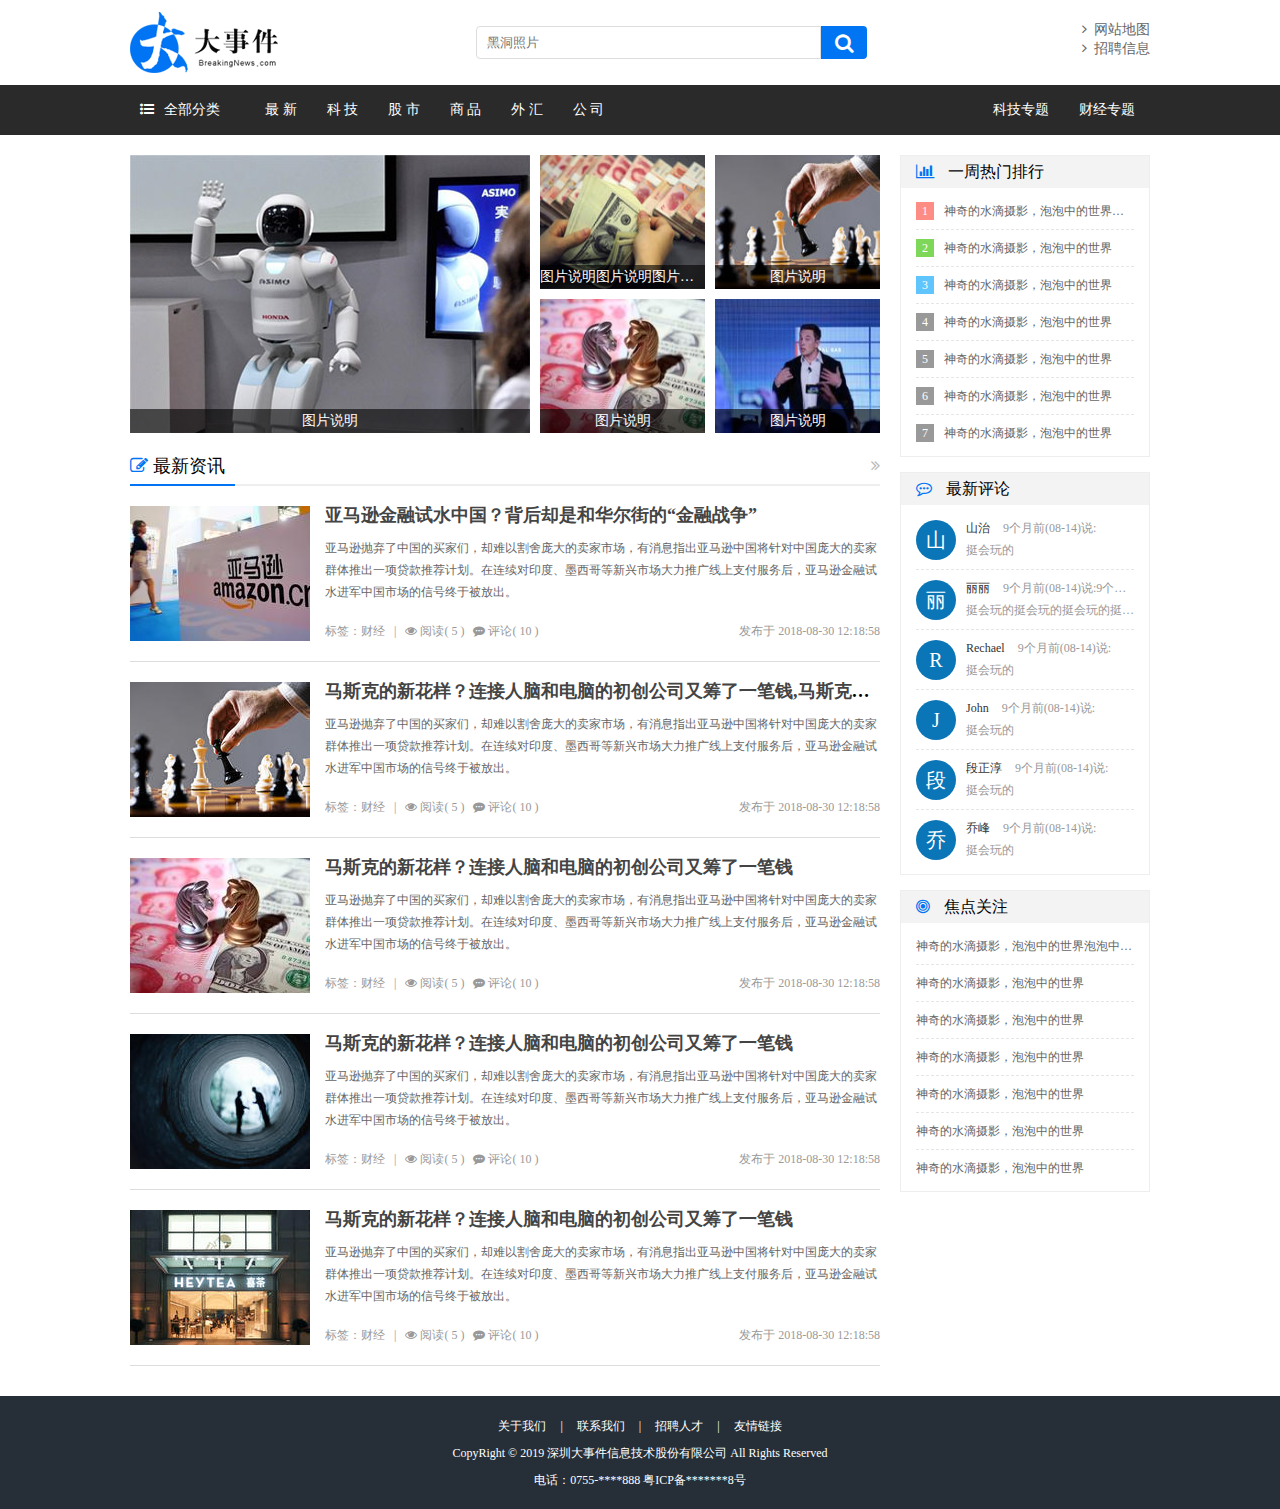
<file: index.html>
<!DOCTYPE html>
<html lang="en">

<head>
    <meta charset="UTF-8">
    <meta name="viewport" content="width=device-width, initial-scale=1.0">
    <meta http-equiv="X-UA-Compatible" content="ie=edge">
    <title>大事件-首页</title>
    <link rel="stylesheet" href="css/reset.css">
    <link rel="stylesheet" href="css/font-awesome.min.css">
    <link rel="stylesheet" href="css/main.css">
</head>

<body>
    <div class="header">
        <a href="#" class="logo fl"><img src="images/logo.png" alt="logo"></a>
        <div class="search_form fl">
            <input type="text" class="search_txt" placeholder="黑洞照片">
            <button class="search_btn"><i class="fa fa-search"></i></button>
        </div>
        <div class="link_info fr">
            <a href="#"><i class="fa fa-angle-right"></i>&nbsp;&nbsp;网站地图</a><br>
            <a href="#"><i class="fa fa-angle-right"></i>&nbsp;&nbsp;招聘信息</a>
        </div>
    </div>

    <div class="menu_con">
        <div class="menu">
            <div class="menu_collapse fl">
                <a href="javascript:;" class="level_one"><i class="fa fa-list-ul"></i>全部分类</a>
                <ul class="level_two">
                    <li class="up"></li>
                    <li><a href="./list.html">最 新</a></li>
                    <li><a href="./list.html">科 技</a></li>
                    <li><a href="./list.html">股 市</a></li>
                    <li><a href="./list.html">商 品</a></li>
                    <li><a href="./list.html">外 汇</a></li>
                    <li><a href="./list.html">公 司</a></li>
                </ul>
            </div>
            <ul class="left_menu fl">
                <li><a href="#">最 新</a></li>
                <li><a href="#">科 技</a></li>
                <li><a href="#">股 市</a></li>
                <li><a href="#">商 品</a></li>
                <li><a href="#">外 汇</a></li>
                <li><a href="#">公 司</a></li>
            </ul>
            <ul class="right_menu fr">
                <li><a href="#">科技专题</a></li>
                <li><a href="#">财经专题</a></li>
            </ul>
        </div>
    </div>

    <div class="main_con clearfix">
        <div class="left_con">
            <ul class="focus_list">
                <li class="first">
                    <a href="#"><img src="images/pic01.jpg" alt=""></a>
                    <p>图片说明</p>
                </li>
                <li>
                    <a href="#"><img src="images/pic02.jpg" alt=""></a>
                    <p>图片说明图片说明图片说明图片说明图片说明图片说明图片说明图片说明图片说明</p>
                </li>
                <li>
                    <a href="#"><img src="images/pic03.jpg" alt=""></a>
                    <p>图片说明</p>
                </li>
                <li>
                    <a href="#"><img src="images/pic05.jpg" alt=""></a>
                    <p>图片说明</p>
                </li>
                <li>
                    <a href="#"><img src="images/pic06.jpg" alt=""></a>
                    <p>图片说明</p>
                </li>
            </ul>

            <div class="common_title">
                <h3><i class="fa fa-edit"></i> 最新资讯</h3>
                <a href="#" class="more"><i class="fa fa-angle-double-right"></i></a>
            </div>

            <div class="common_news">
                <div class="common_news_list">
                    <a href="#" class="list_pic"><img src="images/pic09.jpg" alt=""></a>
                    <h4><a href="#">亚马逊金融试水中国？背后却是和华尔街的“金融战争” </a></h4>
                    <p>亚马逊抛弃了中国的买家们，却难以割舍庞大的卖家市场，有消息指出亚马逊中国将针对中国庞大的卖家群体推出一项贷款推荐计划。在连续对印度、墨西哥等新兴市场大力推广线上支付服务后，亚马逊金融试水进军中国市场的信号终于被放出。
                    </p>
                    <div class="new_info">
                        <span>标签：财经&nbsp;&nbsp;&nbsp;|&nbsp;&nbsp;&nbsp;<i class="fa fa-eye"></i>&nbsp;阅读( 5
                            )&nbsp;&nbsp;&nbsp;<i class="fa fa-commenting"></i>&nbsp;评论( 10 )</span>
                        <b>发布于 2018-08-30 12:18:58</b>
                    </div>
                </div>

                <div class="common_news_list">
                    <a href="#" class="list_pic"><img src="images/pic03.jpg" alt=""></a>
                    <h4><a href="#">马斯克的新花样？连接人脑和电脑的初创公司又筹了一笔钱,马斯克的新花样？连接人脑和电脑的初创公司又筹了一笔钱</a></h4>
                    <p>亚马逊抛弃了中国的买家们，却难以割舍庞大的卖家市场，有消息指出亚马逊中国将针对中国庞大的卖家群体推出一项贷款推荐计划。在连续对印度、墨西哥等新兴市场大力推广线上支付服务后，亚马逊金融试水进军中国市场的信号终于被放出。
                    </p>
                    <div class="new_info">
                        <span>标签：财经&nbsp;&nbsp;&nbsp;|&nbsp;&nbsp;&nbsp;<i class="fa fa-eye"></i>&nbsp;阅读( 5
                            )&nbsp;&nbsp;&nbsp;<i class="fa fa-commenting"></i>&nbsp;评论( 10 )</span>
                        <b>发布于 2018-08-30 12:18:58</b>
                    </div>
                </div>

                <div class="common_news_list">
                    <a href="#" class="list_pic"><img src="images/pic05.jpg" alt=""></a>
                    <h4><a href="#">马斯克的新花样？连接人脑和电脑的初创公司又筹了一笔钱</a></h4>
                    <p>亚马逊抛弃了中国的买家们，却难以割舍庞大的卖家市场，有消息指出亚马逊中国将针对中国庞大的卖家群体推出一项贷款推荐计划。在连续对印度、墨西哥等新兴市场大力推广线上支付服务后，亚马逊金融试水进军中国市场的信号终于被放出。
                    </p>
                    <div class="new_info">
                        <span>标签：财经&nbsp;&nbsp;&nbsp;|&nbsp;&nbsp;&nbsp;<i class="fa fa-eye"></i>&nbsp;阅读( 5
                            )&nbsp;&nbsp;&nbsp;<i class="fa fa-commenting"></i>&nbsp;评论( 10 )</span>
                        <b>发布于 2018-08-30 12:18:58</b>
                    </div>
                </div>

                <div class="common_news_list">
                    <a href="#" class="list_pic"><img src="images/pic07.jpg" alt=""></a>
                    <h4><a href="#">马斯克的新花样？连接人脑和电脑的初创公司又筹了一笔钱</a></h4>
                    <p>亚马逊抛弃了中国的买家们，却难以割舍庞大的卖家市场，有消息指出亚马逊中国将针对中国庞大的卖家群体推出一项贷款推荐计划。在连续对印度、墨西哥等新兴市场大力推广线上支付服务后，亚马逊金融试水进军中国市场的信号终于被放出。
                    </p>
                    <div class="new_info">
                        <span>标签：财经&nbsp;&nbsp;&nbsp;|&nbsp;&nbsp;&nbsp;<i class="fa fa-eye"></i>&nbsp;阅读( 5
                            )&nbsp;&nbsp;&nbsp;<i class="fa fa-commenting"></i>&nbsp;评论( 10 )</span>
                        <b>发布于 2018-08-30 12:18:58</b>
                    </div>
                </div>

                <div class="common_news_list">
                    <a href="#" class="list_pic"><img src="images/pic10.jpg" alt=""></a>
                    <h4><a href="#">马斯克的新花样？连接人脑和电脑的初创公司又筹了一笔钱</a></h4>
                    <p>亚马逊抛弃了中国的买家们，却难以割舍庞大的卖家市场，有消息指出亚马逊中国将针对中国庞大的卖家群体推出一项贷款推荐计划。在连续对印度、墨西哥等新兴市场大力推广线上支付服务后，亚马逊金融试水进军中国市场的信号终于被放出。
                    </p>
                    <div class="new_info">
                        <span>标签：财经&nbsp;&nbsp;&nbsp;|&nbsp;&nbsp;&nbsp;<i class="fa fa-eye"></i>&nbsp;阅读( 5
                            )&nbsp;&nbsp;&nbsp;<i class="fa fa-commenting"></i>&nbsp;评论( 10 )</span>
                        <b>发布于 2018-08-30 12:18:58</b>
                    </div>
                </div>
            </div>

        </div>
        <div class="right_con">
            <div class="common_wrap">
                <h3><i class="fa fa-bar-chart"></i> 一周热门排行</h3>
                <ul class="content_list hotrank_list">
                    <li><span class="first">1</span><a href="#">神奇的水滴摄影，泡泡中的世界泡泡中的世界</a></li>
                    <li><span class="second">2</span><a href="#">神奇的水滴摄影，泡泡中的世界</a></li>
                    <li><span class="third">3</span><a href="#">神奇的水滴摄影，泡泡中的世界</a></li>
                    <li><span>4</span><a href="#">神奇的水滴摄影，泡泡中的世界</a></li>
                    <li><span>5</span><a href="#">神奇的水滴摄影，泡泡中的世界</a></li>
                    <li><span>6</span><a href="#">神奇的水滴摄影，泡泡中的世界</a></li>
                    <li><span>7</span><a href="#">神奇的水滴摄影，泡泡中的世界</a></li>
                </ul>
            </div>
            <div class="common_wrap">
                <h3><i class="fa fa-commenting-o"></i> 最新评论</h3>
                <ul class="content_list comment_list">
                    <li>
                        <span>山</span>
                        <b><em>山治</em> 9个月前(08-14)说:</b>
                        <strong>挺会玩的</strong>
                    </li>
                    <li>
                        <span>丽</span>
                        <b><em>丽丽</em> 9个月前(08-14)说:9个月前(08-14)说:9个月前(08-14)说:</b>
                        <strong>挺会玩的挺会玩的挺会玩的挺会玩的</strong>
                    </li>
                    <li>
                        <span>R</span>
                        <b><em>Rechael</em> 9个月前(08-14)说:</b>
                        <strong>挺会玩的</strong>
                    </li>
                    <li>
                        <span>J</span>
                        <b><em>John</em> 9个月前(08-14)说:</b>
                        <strong>挺会玩的</strong>
                    </li>
                    <li>
                        <span>段</span>
                        <b><em>段正淳</em> 9个月前(08-14)说:</b>
                        <strong>挺会玩的</strong>
                    </li>
                    <li>
                        <span>乔</span>
                        <b><em>乔峰</em> 9个月前(08-14)说:</b>
                        <strong>挺会玩的</strong>
                    </li>
                </ul>
            </div>
            <div class="common_wrap">
                <h3><i class="fa fa-bullseye"></i> 焦点关注</h3>
                <ul class="content_list guanzhu_list">
                    <li><a href="#">神奇的水滴摄影，泡泡中的世界泡泡中的世界</a></li>
                    <li><a href="#">神奇的水滴摄影，泡泡中的世界</a></li>
                    <li><a href="#">神奇的水滴摄影，泡泡中的世界</a></li>
                    <li><a href="#">神奇的水滴摄影，泡泡中的世界</a></li>
                    <li><a href="#">神奇的水滴摄影，泡泡中的世界</a></li>
                    <li><a href="#">神奇的水滴摄影，泡泡中的世界</a></li>
                    <li><a href="#">神奇的水滴摄影，泡泡中的世界</a></li>
                </ul>
            </div>
        </div>
    </div>

    <div class="footer clearfix">
        <div class="foot_link">
            <a href="#">关于我们</a>
            <span>|</span>
            <a href="#">联系我们</a>
            <span>|</span>
            <a href="#">招聘人才</a>
            <span>|</span>
            <a href="#">友情链接</a>
        </div>
        <p>CopyRight © 2019 深圳大事件信息技术股份有限公司 All Rights Reserved</p>
        <p>电话：0755-****888 粤ICP备*******8号</p>
    </div>

    <!-- 导入模板引擎js文件 -->
    <script src="./js/template-web.js"></script>
    <!-- 引入jq文件 -->
    <script src="./js/jquery-1.12.4.min.js"></script>
</body>

</html>
</file>
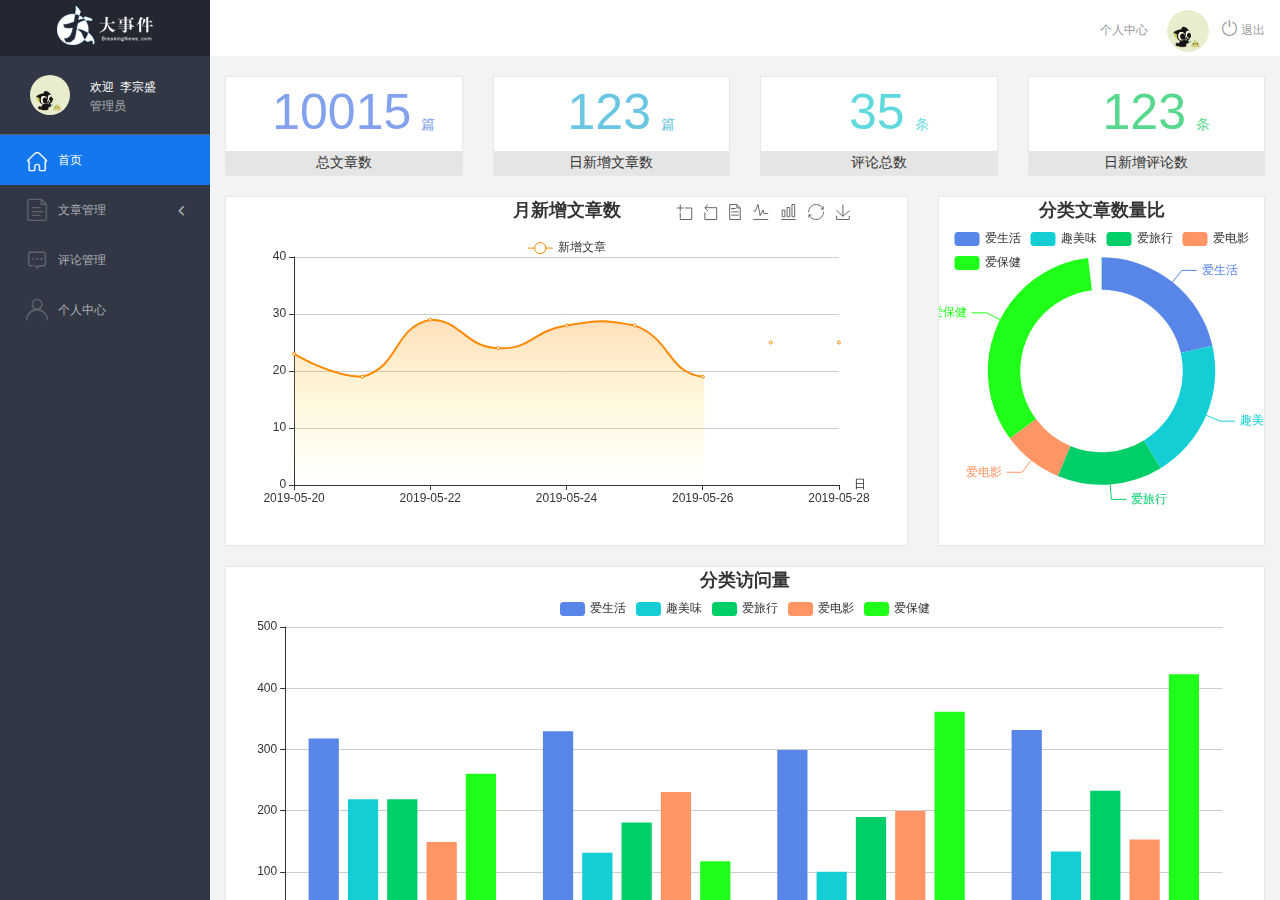
<file: admin/index.html>
<!DOCTYPE html>
<html lang="en">

<head>
  <meta charset="UTF-8">
  <meta name="viewport" content="width=device-width, initial-scale=1.0">
  <meta http-equiv="X-UA-Compatible" content="ie=edge">
  <title>大事件-后台首页</title>
  <link rel="stylesheet" href="./libs/bootstrap/css/bootstrap.min.css">
  <link rel="stylesheet" href="css/reset.css">
  <link rel="stylesheet" href="css/iconfont.css">
  <link rel="stylesheet" href="css/main.css">
  <script src="./libs/jquery-1.12.4.min.js"></script>
  <!-- 导入bootstrap的js文件 -->
  <script src="./libs/bootstrap/js/bootstrap.min.js"></script>
</head>

<body>
  <div class="sider">
    <a href="#" class="logo"><img src="images/logo02.png" alt="logo"></a>
    <div class="user_info">
      <img src="images/2.jpg" alt="person">
      <span>欢迎&nbsp;&nbsp;李宗盛</span>
      <b>管理员</b>
    </div>
    <!-- 左侧导航栏 -->
    <div class="menu">
      <div class="level01 active"><a href="./main_count.html" target="main_frame"><i
                        class="iconfont icon-yidiandiantubiao04"></i><span>首页</span></a></div>
      <div class="level01"><a href="#"><i class="iconfont icon-icon-article"></i><span>文章管理</span><b
                        class="iconfont icon-arrowdownl"></b></a></div>
      <ul class="level02">
        <li><a href="./article_list.html" target="main_frame"><i class="iconfont icon-previewright"></i><span>文章列表</span></a></li>
        <li><a href="./article_edit.html" target="main_frame"><i class="iconfont icon-previewright"></i><span>发表文章</span></a></li>
        <li><a href="./article_category.html" target="main_frame"><i class="iconfont icon-previewright"></i><span>文章类别管理</span></a>
        </li>
      </ul>

      <div class="level01"><a href="./comment_list.html" target="main_frame"><i
                        class="iconfont icon-comment"></i><span>评论管理</span></a></div>
      <div class="level01" id="user"><a href="./user.html" target="main_frame"><i
                        class="iconfont icon-user"></i><span>个人中心</span></a></div>
    </div>
    <!-- 顶部栏 -->
    <div class="header_bar">
      <div class="user_center_link">
        <a href="./user.html" target="main_frame">个人中心</a>
        <img src="images/2.jpg" alt="person">
        <a href="javascript:void(0)" class="logout"><i class="iconfont icon-tuichu"></i> 退出</a>
      </div>
    </div>
    <!-- 右侧主体内容 -->
    <div class="main" id="main_body">
      <iframe name="main_frame" src="./main_count.html" frameborder="0"></iframe>
    </div>
  </div>
</body>
<script>
  $(function() {
    // 左边下拉菜单
    $(".level01").eq(1).click(function() {
        $(this).next(".level02").slideToggle();
      })
      // 左边下拉菜单 高亮效果
    $(".level01").click(function() {
      $(this).addClass("active").siblings().removeClass("active")
    })

    // 获取用户信息
    $.ajax({
      url: BigNew.user_info,
      // 在前面获取token 登录令牌

      // 成功调函数
      success: function(res) {
        console.log(res);

        // 设置左侧头像
        $(".user_info>img").attr("src", res.data.userPic);
        $(".user_info>span").text("欢迎  " + res.data.nickname);
        $(".user_center_link>img").attr("src", res.data.userPic);
      },
      // 失败时调函数
      // error: function(r) {
      //   // console.log(res);
      //   if (r.statusText === "Forbidden") {
      //     alert("请登录");
      //     window.location.href = "./login.html"
      //   }
      // }

    });

  });


  // 退出
  $(".logout").click(function() {
    if (confirm("男神你要走了吗")) {
      window.location.href = "./login.html";
    }

  })
</script>

</html>
</file>
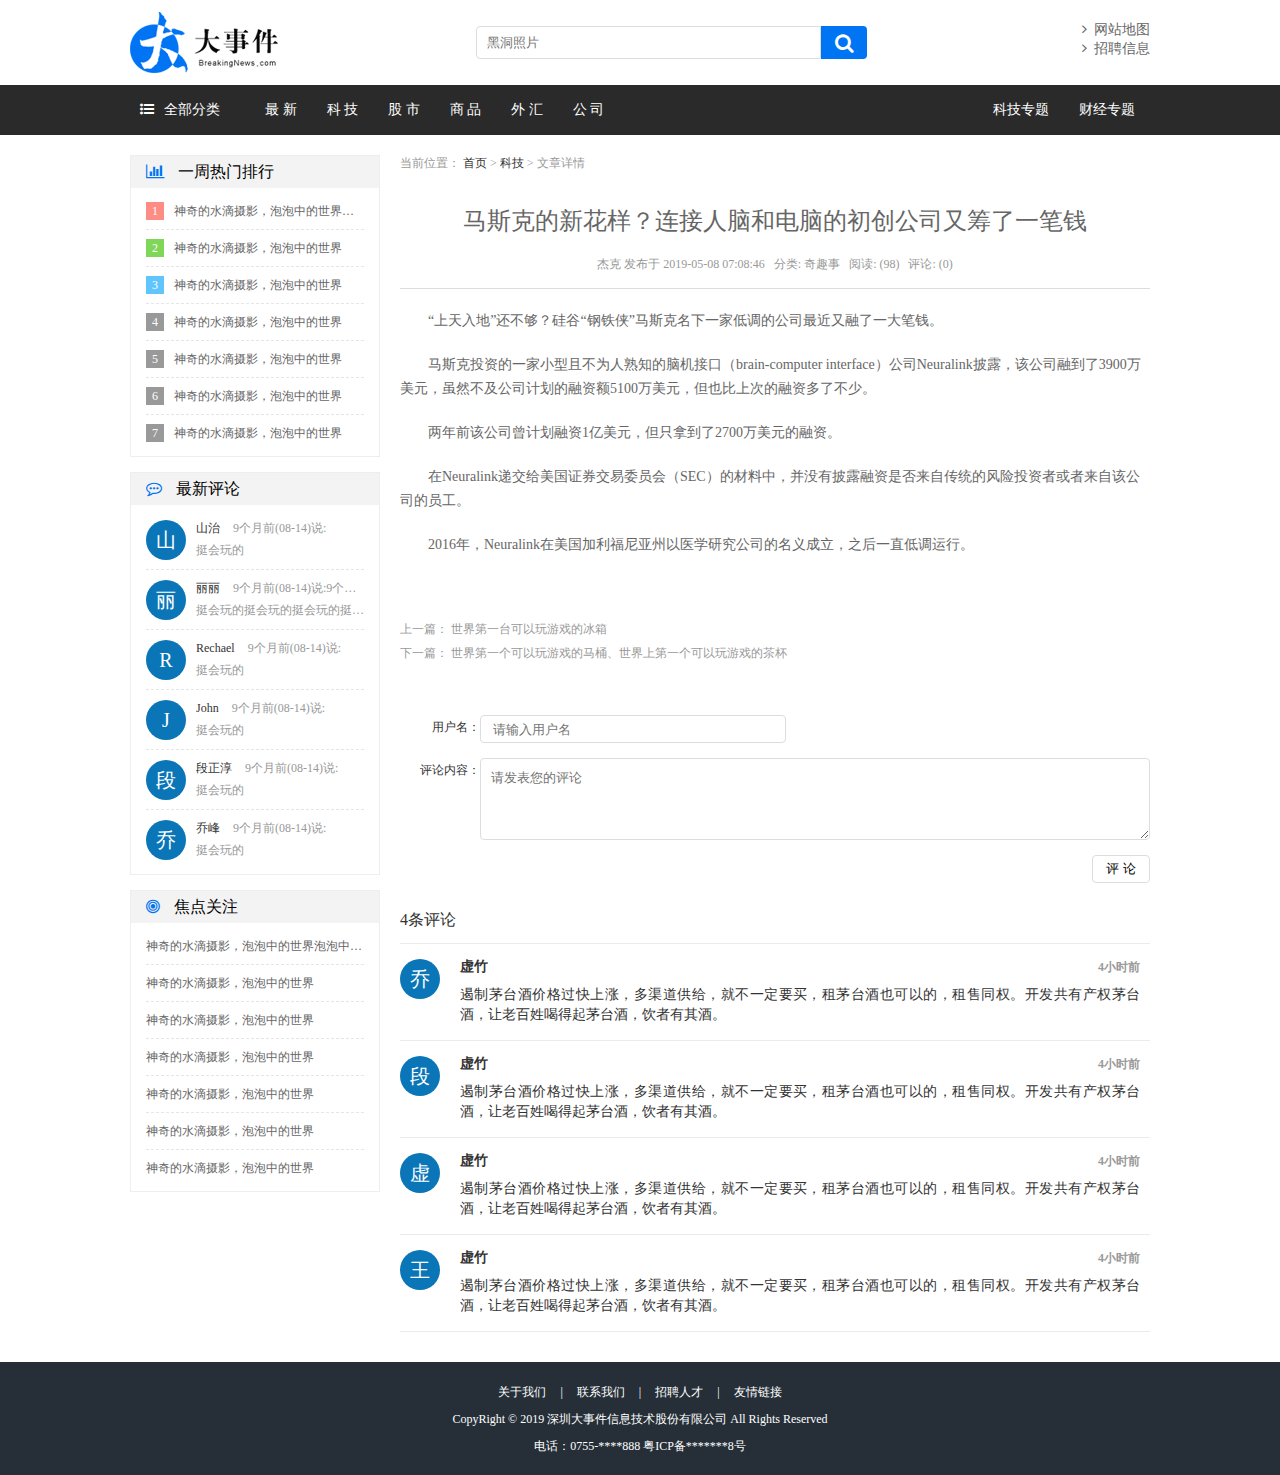
<file: article.html>
<!DOCTYPE html>
<html lang="en">

<head>
    <meta charset="UTF-8">
    <meta name="viewport" content="width=device-width, initial-scale=1.0">
    <meta http-equiv="X-UA-Compatible" content="ie=edge">
    <title>大事件-文章</title>
    <link rel="stylesheet" type="text/css" href="css/reset.css">
    <link rel="stylesheet" href="css/font-awesome.min.css">
    <link rel="stylesheet" type="text/css" href="css/main.css">
</head>

<body>
    <div class="header">
        <a href="#" class="logo fl"><img src="images/logo.png" alt="logo"></a>
        <div class="search_form fl">
            <input type="text" class="search_txt" placeholder="黑洞照片">
            <button class="search_btn"><i class="fa fa-search"></i></button>
        </div>
        <div class="link_info fr">
            <a href="#"><i class="fa fa-angle-right"></i>&nbsp;&nbsp;网站地图</a><br>
            <a href="#"><i class="fa fa-angle-right"></i>&nbsp;&nbsp;招聘信息</a>
        </div>
    </div>

    <div class="menu_con">
        <div class="menu">
            <div class="menu_collapse fl">
                <a href="javascript:;" class="level_one"><i class="fa fa-list-ul"></i>全部分类</a>
                <ul class="level_two">
                    <li class="up"></li>
                    <li><a href="#">最 新</a></li>
                    <li><a href="#">科 技</a></li>
                    <li><a href="#">股 市</a></li>
                    <li><a href="#">商 品</a></li>
                    <li><a href="#">外 汇</a></li>
                    <li><a href="#">公 司</a></li>
                </ul>
            </div>
            <ul class="left_menu fl">
                <li><a href="#">最 新</a></li>
                <li><a href="#">科 技</a></li>
                <li><a href="#">股 市</a></li>
                <li><a href="#">商 品</a></li>
                <li><a href="#">外 汇</a></li>
                <li><a href="#">公 司</a></li>
            </ul>
            <ul class="right_menu fr">
                <li><a href="#">科技专题</a></li>
                <li><a href="#">财经专题</a></li>
            </ul>
        </div>
    </div>

    <div class="main_con clearfix">
        <div class="left_con setfr">
            <div class="breadcrumb">
                当前位置： <a href="#">首页</a> &gt; <a href="#">科技</a> &gt; 文章详情
            </div>
            <h3 class="article_title">马斯克的新花样？连接人脑和电脑的初创公司又筹了一笔钱</h3>
            <div class="article_info">杰克 发布于 2019-05-08 07:08:46&nbsp;&nbsp;&nbsp;分类: 奇趣事&nbsp;&nbsp;&nbsp;阅读:
                (98)&nbsp;&nbsp;&nbsp;评论: (0)</div>
            <div class="article_con">

                <p>“上天入地”还不够？硅谷“钢铁侠”马斯克名下一家低调的公司最近又融了一大笔钱。</p>

                <p>马斯克投资的一家小型且不为人熟知的脑机接口（brain-computer
                    interface）公司Neuralink披露，该公司融到了3900万美元，虽然不及公司计划的融资额5100万美元，但也比上次的融资多了不少。</p>

                <p>两年前该公司曾计划融资1亿美元，但只拿到了2700万美元的融资。</p>

                <p>在Neuralink递交给美国证券交易委员会（SEC）的材料中，并没有披露融资是否来自传统的风险投资者或者来自该公司的员工。</p>

                <p>2016年，Neuralink在美国加利福尼亚州以医学研究公司的名义成立，之后一直低调运行。</p>

            </div>
            <div class="article_links">
                上一篇： <a href="#">世界第一台可以玩游戏的冰箱</a><br>
                下一篇： <a href="#">世界第一个可以玩游戏的马桶、世界上第一个可以玩游戏的茶杯</a>
            </div>

            <form action="" class="comment_form">
                <div class="form_group">
                    <label>用户名：</label>
                    <input type="text" placeholder="请输入用户名" class="comment_name">
                </div>
                <div class="form_group">
                    <label>评论内容：</label>
                    <textarea placeholder="请发表您的评论" class="comment_input"></textarea>
                </div>
                <div class="form_group">
                    <input type="submit" name="" value="评 论" class="comment_sub"></div>
            </form>

            <div class="comment_count">
                4条评论
            </div>

            <div class="comment_list_con">
                <div class="comment_detail_list">
                    <div class="person_pic fl">乔</div>
                    <div class="name_time fl"><b>虚竹</b><span>4小时前</span></div>
                    <div class="comment_text fl">
                        遏制茅台酒价格过快上涨，多渠道供给，就不一定要买，租茅台酒也可以的，租售同权。开发共有产权茅台酒，让老百姓喝得起茅台酒，饮者有其酒。
                    </div>
                </div>
                <div class="comment_detail_list">
                    <div class="person_pic fl">段</div>
                    <div class="name_time fl"><b>虚竹</b><span>4小时前</span></div>
                    <div class="comment_text fl">
                        遏制茅台酒价格过快上涨，多渠道供给，就不一定要买，租茅台酒也可以的，租售同权。开发共有产权茅台酒，让老百姓喝得起茅台酒，饮者有其酒。
                    </div>
                </div>
                <div class="comment_detail_list">
                    <div class="person_pic fl">虚</div>
                    <div class="name_time fl"><b>虚竹</b><span>4小时前</span></div>
                    <div class="comment_text fl">
                        遏制茅台酒价格过快上涨，多渠道供给，就不一定要买，租茅台酒也可以的，租售同权。开发共有产权茅台酒，让老百姓喝得起茅台酒，饮者有其酒。
                    </div>
                </div>
                <div class="comment_detail_list">
                    <div class="person_pic fl">王</div>
                    <div class="name_time fl"><b>虚竹</b><span>4小时前</span></div>
                    <div class="comment_text fl">
                        遏制茅台酒价格过快上涨，多渠道供给，就不一定要买，租茅台酒也可以的，租售同权。开发共有产权茅台酒，让老百姓喝得起茅台酒，饮者有其酒。
                    </div>
                </div>
            </div>
        </div>
        <div class="right_con setfl">
            <div class="common_wrap">
                <h3><i class="fa fa-bar-chart"></i> 一周热门排行</h3>
                <ul class="content_list">
                    <li><span class="first">1</span><a href="#">神奇的水滴摄影，泡泡中的世界泡泡中的世界</a></li>
                    <li><span class="second">2</span><a href="#">神奇的水滴摄影，泡泡中的世界</a></li>
                    <li><span class="third">3</span><a href="#">神奇的水滴摄影，泡泡中的世界</a></li>
                    <li><span>4</span><a href="#">神奇的水滴摄影，泡泡中的世界</a></li>
                    <li><span>5</span><a href="#">神奇的水滴摄影，泡泡中的世界</a></li>
                    <li><span>6</span><a href="#">神奇的水滴摄影，泡泡中的世界</a></li>
                    <li><span>7</span><a href="#">神奇的水滴摄影，泡泡中的世界</a></li>
                </ul>
            </div>
            <div class="common_wrap">
                <h3><i class="fa fa-commenting-o"></i> 最新评论</h3>
                <ul class="content_list comment_list">
                    <li>
                        <span>山</span>
                        <b><em>山治</em> 9个月前(08-14)说:</b>
                        <strong>挺会玩的</strong>
                    </li>
                    <li>
                        <span>丽</span>
                        <b><em>丽丽</em> 9个月前(08-14)说:9个月前(08-14)说:9个月前(08-14)说:</b>
                        <strong>挺会玩的挺会玩的挺会玩的挺会玩的</strong>
                    </li>
                    <li>
                        <span>R</span>
                        <b><em>Rechael</em> 9个月前(08-14)说:</b>
                        <strong>挺会玩的</strong>
                    </li>
                    <li>
                        <span>J</span>
                        <b><em>John</em> 9个月前(08-14)说:</b>
                        <strong>挺会玩的</strong>
                    </li>
                    <li>
                        <span>段</span>
                        <b><em>段正淳</em> 9个月前(08-14)说:</b>
                        <strong>挺会玩的</strong>
                    </li>
                    <li>
                        <span>乔</span>
                        <b><em>乔峰</em> 9个月前(08-14)说:</b>
                        <strong>挺会玩的</strong>
                    </li>
                </ul>
            </div>
            <div class="common_wrap">
                <h3><i class="fa fa-bullseye"></i> 焦点关注</h3>
                <ul class="content_list guanzhu_list">
                    <li><a href="#">神奇的水滴摄影，泡泡中的世界泡泡中的世界</a></li>
                    <li><a href="#">神奇的水滴摄影，泡泡中的世界</a></li>
                    <li><a href="#">神奇的水滴摄影，泡泡中的世界</a></li>
                    <li><a href="#">神奇的水滴摄影，泡泡中的世界</a></li>
                    <li><a href="#">神奇的水滴摄影，泡泡中的世界</a></li>
                    <li><a href="#">神奇的水滴摄影，泡泡中的世界</a></li>
                    <li><a href="#">神奇的水滴摄影，泡泡中的世界</a></li>
                </ul>
            </div>
        </div>
    </div>

    <div class="footer clearfix">
        <div class="foot_link">
            <a href="#">关于我们</a>
            <span>|</span>
            <a href="#">联系我们</a>
            <span>|</span>
            <a href="#">招聘人才</a>
            <span>|</span>
            <a href="#">友情链接</a>
        </div>
        <p>CopyRight © 2019 深圳大事件信息技术股份有限公司 All Rights Reserved</p>
        <p>电话：0755-****888 粤ICP备*******8号</p>
    </div>

    <!-- 引入模板引擎js文件 -->
    <script src="./js/template-web.js"></script>
    <script src="./js/jquery-1.12.4.min.js"></script>

</body>

</html>
</file>
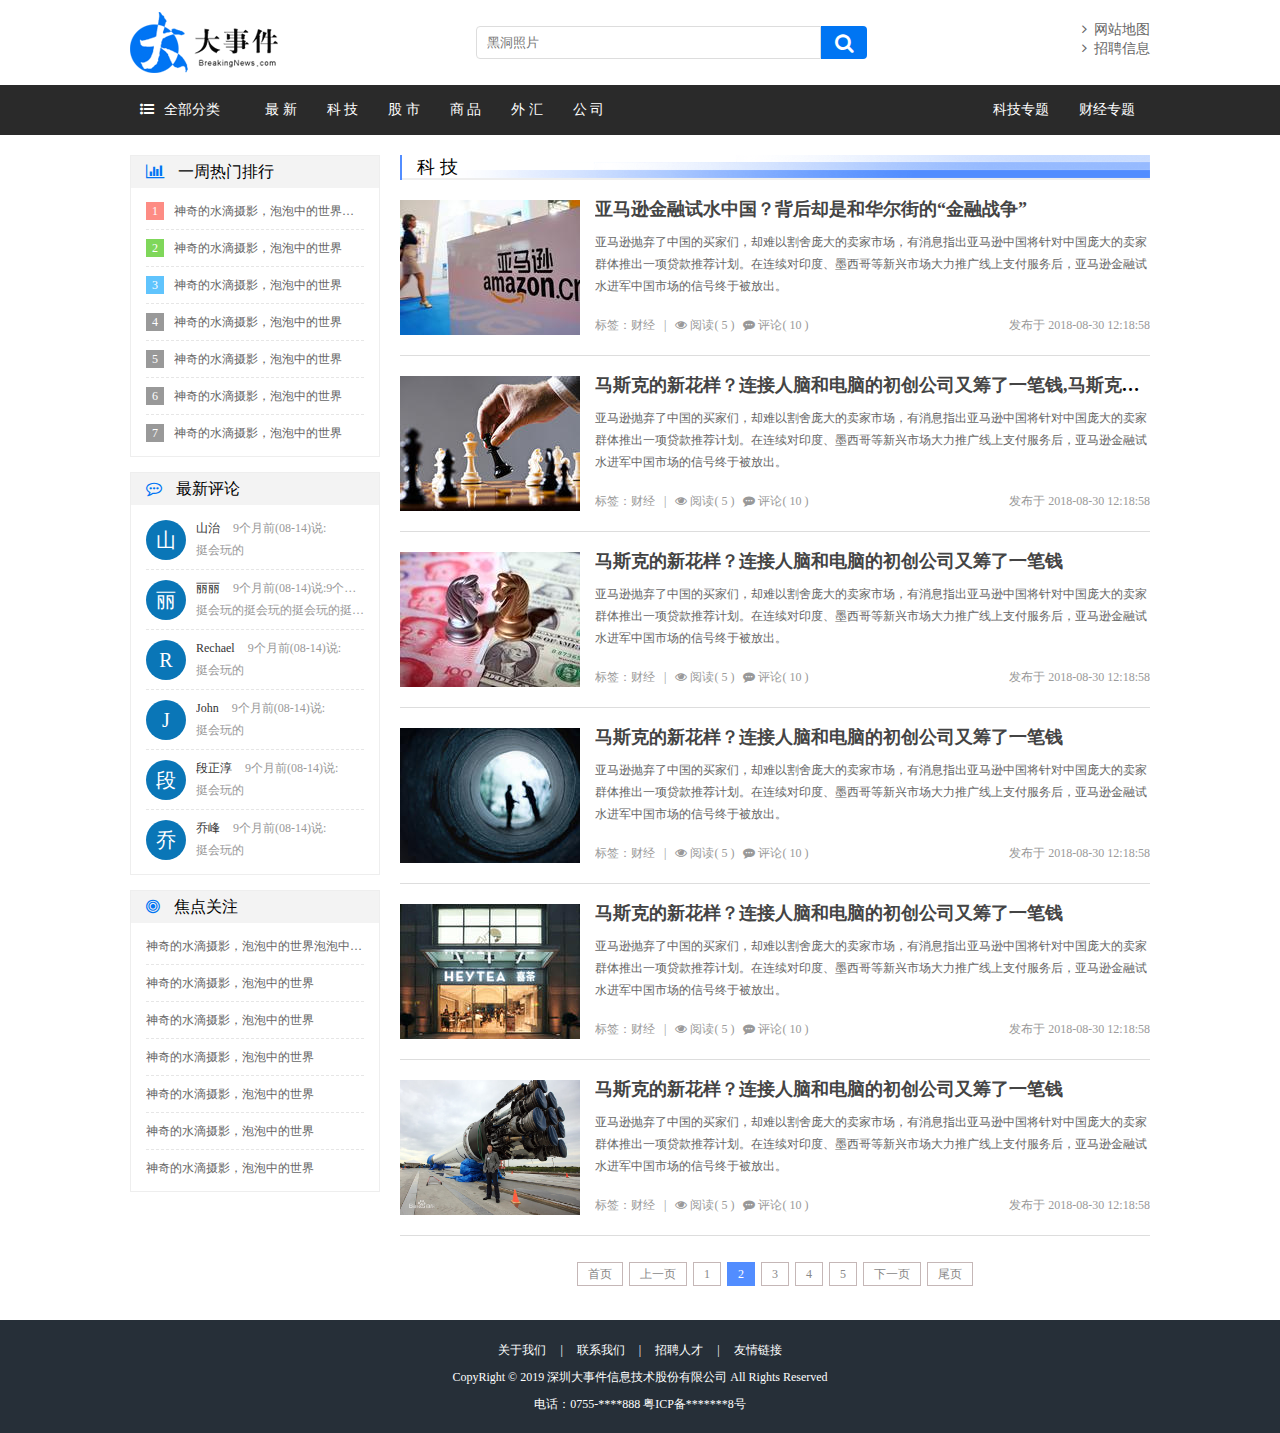
<file: list.html>
<!DOCTYPE html>
<html lang="en">

<head>
    <meta charset="UTF-8">
    <meta name="viewport" content="width=device-width, initial-scale=1.0">
    <meta http-equiv="X-UA-Compatible" content="ie=edge">
    <title>大事件-列表页</title>
    <link rel="stylesheet" type="text/css" href="css/reset.css">
    <link rel="stylesheet" href="css/font-awesome.min.css">
    <link rel="stylesheet" type="text/css" href="css/jquery.pagination.css">
    <link rel="stylesheet" type="text/css" href="css/main.css">
    <script type="text/javascript" src="js/jquery-1.12.4.min.js"></script>
    <script type="text/javascript" src="js/jquery.pagination.min.js"></script>
</head>

<body>
    <div class="header">
        <a href="#" class="logo fl"><img src="images/logo.png" alt="logo"></a>
        <div class="search_form fl">
            <input type="text" class="search_txt" placeholder="黑洞照片">
            <button class="search_btn"><i class="fa fa-search"></i></button>
        </div>
        <div class="link_info fr">
            <a href="#"><i class="fa fa-angle-right"></i>&nbsp;&nbsp;网站地图</a><br>
            <a href="#"><i class="fa fa-angle-right"></i>&nbsp;&nbsp;招聘信息</a>
        </div>
    </div>

    <div class="menu_con">
        <div class="menu">
            <div class="menu_collapse fl">
                <a href="javascript:;" class="level_one"><i class="fa fa-list-ul"></i>全部分类</a>
                <ul class="level_two">
                    <li class="up"></li>
                    <li><a href="#">最 新</a></li>
                    <li><a href="#">科 技</a></li>
                    <li><a href="#">股 市</a></li>
                    <li><a href="#">商 品</a></li>
                    <li><a href="#">外 汇</a></li>
                    <li><a href="#">公 司</a></li>
                </ul>
            </div>
            <ul class="left_menu fl">
                <li><a href="#">最 新</a></li>
                <li><a href="#">科 技</a></li>
                <li><a href="#">股 市</a></li>
                <li><a href="#">商 品</a></li>
                <li><a href="#">外 汇</a></li>
                <li><a href="#">公 司</a></li>
            </ul>
            <ul class="right_menu fr">
                <li><a href="#">科技专题</a></li>
                <li><a href="#">财经专题</a></li>
            </ul>
        </div>
    </div>

    <div class="main_con clearfix">
        <div class="left_con setfr">

            <div class="list_title">
                <h3>科 技</h3>
            </div>

            <div class="common_news_list">
                <a href="#" class="list_pic"><img src="images/pic09.jpg" alt=""></a>
                <h4><a href="#">亚马逊金融试水中国？背后却是和华尔街的“金融战争” </a></h4>
                <p>亚马逊抛弃了中国的买家们，却难以割舍庞大的卖家市场，有消息指出亚马逊中国将针对中国庞大的卖家群体推出一项贷款推荐计划。在连续对印度、墨西哥等新兴市场大力推广线上支付服务后，亚马逊金融试水进军中国市场的信号终于被放出。
                </p>
                <div class="new_info">
                    <span>标签：财经&nbsp;&nbsp;&nbsp;|&nbsp;&nbsp;&nbsp;<i class="fa fa-eye"></i>&nbsp;阅读( 5
                        )&nbsp;&nbsp;&nbsp;<i class="fa fa-commenting"></i>&nbsp;评论( 10 )</span>
                    <b>发布于 2018-08-30 12:18:58</b>
                </div>
            </div>

            <div class="common_news_list">
                <a href="#" class="list_pic"><img src="images/pic03.jpg" alt=""></a>
                <h4><a href="#">马斯克的新花样？连接人脑和电脑的初创公司又筹了一笔钱,马斯克的新花样？连接人脑和电脑的初创公司又筹了一笔钱</a></h4>
                <p>亚马逊抛弃了中国的买家们，却难以割舍庞大的卖家市场，有消息指出亚马逊中国将针对中国庞大的卖家群体推出一项贷款推荐计划。在连续对印度、墨西哥等新兴市场大力推广线上支付服务后，亚马逊金融试水进军中国市场的信号终于被放出。
                </p>
                <div class="new_info">
                    <span>标签：财经&nbsp;&nbsp;&nbsp;|&nbsp;&nbsp;&nbsp;<i class="fa fa-eye"></i>&nbsp;阅读( 5
                        )&nbsp;&nbsp;&nbsp;<i class="fa fa-commenting"></i>&nbsp;评论( 10 )</span>
                    <b>发布于 2018-08-30 12:18:58</b>
                </div>
            </div>

            <div class="common_news_list">
                <a href="#" class="list_pic"><img src="images/pic05.jpg" alt=""></a>
                <h4><a href="#">马斯克的新花样？连接人脑和电脑的初创公司又筹了一笔钱</a></h4>
                <p>亚马逊抛弃了中国的买家们，却难以割舍庞大的卖家市场，有消息指出亚马逊中国将针对中国庞大的卖家群体推出一项贷款推荐计划。在连续对印度、墨西哥等新兴市场大力推广线上支付服务后，亚马逊金融试水进军中国市场的信号终于被放出。
                </p>
                <div class="new_info">
                    <span>标签：财经&nbsp;&nbsp;&nbsp;|&nbsp;&nbsp;&nbsp;<i class="fa fa-eye"></i>&nbsp;阅读( 5
                        )&nbsp;&nbsp;&nbsp;<i class="fa fa-commenting"></i>&nbsp;评论( 10 )</span>
                    <b>发布于 2018-08-30 12:18:58</b>
                </div>
            </div>

            <div class="common_news_list">
                <a href="#" class="list_pic"><img src="images/pic07.jpg" alt=""></a>
                <h4><a href="#">马斯克的新花样？连接人脑和电脑的初创公司又筹了一笔钱</a></h4>
                <p>亚马逊抛弃了中国的买家们，却难以割舍庞大的卖家市场，有消息指出亚马逊中国将针对中国庞大的卖家群体推出一项贷款推荐计划。在连续对印度、墨西哥等新兴市场大力推广线上支付服务后，亚马逊金融试水进军中国市场的信号终于被放出。
                </p>
                <div class="new_info">
                    <span>标签：财经&nbsp;&nbsp;&nbsp;|&nbsp;&nbsp;&nbsp;<i class="fa fa-eye"></i>&nbsp;阅读( 5
                        )&nbsp;&nbsp;&nbsp;<i class="fa fa-commenting"></i>&nbsp;评论( 10 )</span>
                    <b>发布于 2018-08-30 12:18:58</b>
                </div>
            </div>

            <div class="common_news_list">
                <a href="#" class="list_pic"><img src="images/pic10.jpg" alt=""></a>
                <h4><a href="#">马斯克的新花样？连接人脑和电脑的初创公司又筹了一笔钱</a></h4>
                <p>亚马逊抛弃了中国的买家们，却难以割舍庞大的卖家市场，有消息指出亚马逊中国将针对中国庞大的卖家群体推出一项贷款推荐计划。在连续对印度、墨西哥等新兴市场大力推广线上支付服务后，亚马逊金融试水进军中国市场的信号终于被放出。
                </p>
                <div class="new_info">
                    <span>标签：财经&nbsp;&nbsp;&nbsp;|&nbsp;&nbsp;&nbsp;<i class="fa fa-eye"></i>&nbsp;阅读( 5
                        )&nbsp;&nbsp;&nbsp;<i class="fa fa-commenting"></i>&nbsp;评论( 10 )</span>
                    <b>发布于 2018-08-30 12:18:58</b>
                </div>
            </div>

            <div class="common_news_list">
                <a href="#" class="list_pic"><img src="images/pic04.jpg" alt=""></a>
                <h4><a href="#">马斯克的新花样？连接人脑和电脑的初创公司又筹了一笔钱</a></h4>
                <p>亚马逊抛弃了中国的买家们，却难以割舍庞大的卖家市场，有消息指出亚马逊中国将针对中国庞大的卖家群体推出一项贷款推荐计划。在连续对印度、墨西哥等新兴市场大力推广线上支付服务后，亚马逊金融试水进军中国市场的信号终于被放出。
                </p>
                <div class="new_info">
                    <span>标签：财经&nbsp;&nbsp;&nbsp;|&nbsp;&nbsp;&nbsp;<i class="fa fa-eye"></i>&nbsp;阅读( 5
                        )&nbsp;&nbsp;&nbsp;<i class="fa fa-commenting"></i>&nbsp;评论( 10 )</span>
                    <b>发布于 2018-08-30 12:18:58</b>
                </div>
            </div>

            <div id="pagination" class="page"></div>
            <script>
                $(function () {
                    $("#pagination").pagination({
                        currentPage: 2,
                        totalPage: 8,
                        callback: function (current) {
                            alert('ok!');
                        }
                    });
                });
            </script>

        </div>
        <div class="right_con setfl">
            <div class="common_wrap">
                <h3><i class="fa fa-bar-chart"></i> 一周热门排行</h3>
                <ul class="content_list">
                    <li><span class="first">1</span><a href="#">神奇的水滴摄影，泡泡中的世界泡泡中的世界</a></li>
                    <li><span class="second">2</span><a href="#">神奇的水滴摄影，泡泡中的世界</a></li>
                    <li><span class="third">3</span><a href="#">神奇的水滴摄影，泡泡中的世界</a></li>
                    <li><span>4</span><a href="#">神奇的水滴摄影，泡泡中的世界</a></li>
                    <li><span>5</span><a href="#">神奇的水滴摄影，泡泡中的世界</a></li>
                    <li><span>6</span><a href="#">神奇的水滴摄影，泡泡中的世界</a></li>
                    <li><span>7</span><a href="#">神奇的水滴摄影，泡泡中的世界</a></li>
                </ul>
            </div>
            <div class="common_wrap">
                <h3><i class="fa fa-commenting-o"></i> 最新评论</h3>
                <ul class="content_list comment_list">
                    <li>
                        <span>山</span>
                        <b><em>山治</em> 9个月前(08-14)说:</b>
                        <strong>挺会玩的</strong>
                    </li>
                    <li>
                        <span>丽</span>
                        <b><em>丽丽</em> 9个月前(08-14)说:9个月前(08-14)说:9个月前(08-14)说:</b>
                        <strong>挺会玩的挺会玩的挺会玩的挺会玩的</strong>
                    </li>
                    <li>
                        <span>R</span>
                        <b><em>Rechael</em> 9个月前(08-14)说:</b>
                        <strong>挺会玩的</strong>
                    </li>
                    <li>
                        <span>J</span>
                        <b><em>John</em> 9个月前(08-14)说:</b>
                        <strong>挺会玩的</strong>
                    </li>
                    <li>
                        <span>段</span>
                        <b><em>段正淳</em> 9个月前(08-14)说:</b>
                        <strong>挺会玩的</strong>
                    </li>
                    <li>
                        <span>乔</span>
                        <b><em>乔峰</em> 9个月前(08-14)说:</b>
                        <strong>挺会玩的</strong>
                    </li>
                </ul>
            </div>
            <div class="common_wrap">
                <h3><i class="fa fa-bullseye"></i> 焦点关注</h3>
                <ul class="content_list guanzhu_list">
                    <li><a href="#">神奇的水滴摄影，泡泡中的世界泡泡中的世界</a></li>
                    <li><a href="#">神奇的水滴摄影，泡泡中的世界</a></li>
                    <li><a href="#">神奇的水滴摄影，泡泡中的世界</a></li>
                    <li><a href="#">神奇的水滴摄影，泡泡中的世界</a></li>
                    <li><a href="#">神奇的水滴摄影，泡泡中的世界</a></li>
                    <li><a href="#">神奇的水滴摄影，泡泡中的世界</a></li>
                    <li><a href="#">神奇的水滴摄影，泡泡中的世界</a></li>
                </ul>
            </div>
        </div>
    </div>

    <div class="footer clearfix">
        <div class="foot_link">
            <a href="#">关于我们</a>
            <span>|</span>
            <a href="#">联系我们</a>
            <span>|</span>
            <a href="#">招聘人才</a>
            <span>|</span>
            <a href="#">友情链接</a>
        </div>
        <p>CopyRight © 2019 深圳大事件信息技术股份有限公司 All Rights Reserved</p>
        <p>电话：0755-****888 粤ICP备*******8号</p>
    </div>
    <!-- 导包template -->
    <script src="./js/template-web.js"></script>
</body>

</html>
</file>
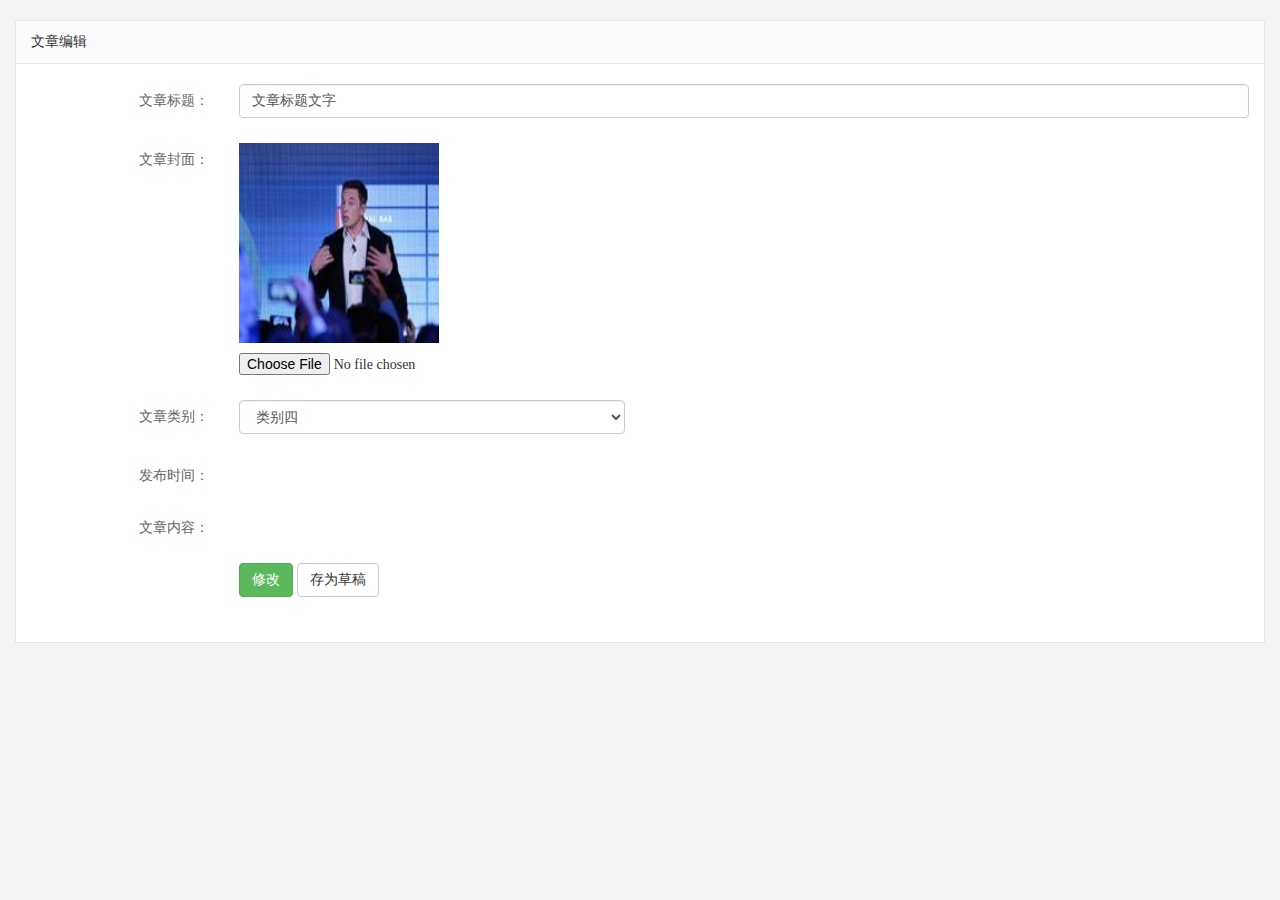
<file: admin/article_edit.html>
<!DOCTYPE html>
<html lang="en">

<head>
  <meta charset="UTF-8">
  <meta name="viewport" content="width=device-width, initial-scale=1.0">
  <meta http-equiv="X-UA-Compatible" content="ie=edge">
  <title>文章列表</title>
  <link rel="stylesheet" href="./libs/bootstrap/css/bootstrap.min.css">
  <link rel="stylesheet" href="css/reset.css">
  <link rel="stylesheet" href="css/iconfont.css">
  <link rel="stylesheet" href="css/main.css">
  <!-- jq -->
  <script src="./libs/jquery-1.12.4.min.js"></script>
  <!-- 模板引擎 -->
  <script src="./libs/template-web.js"></script>
</head>

<body>
  <div class="container-fluid">
    <div class="common_title">
      文章编辑
    </div>
    <div class="container-fluid common_con">
      <form class="form-horizontal article_form" id="form">
        <div class="form-group">
          <label for="inputTitle" class="col-sm-2 control-label">文章标题：</label>
          <div class="col-sm-10">
            <input type="text" name="title" class="form-control title" id="inputTitle" value="文章标题文字">
          </div>
        </div>
        <div class="form-group">
          <label for="inputCover" class="col-sm-2 control-label">文章封面：</label>
          <div class="col-sm-10">
            <img src="images/pic06.jpg" class="article_cover">
            <input name="cover" type="file" id="inputCover">
          </div>
        </div>
        <div class="form-group">
          <label for="inputCategory" class="col-sm-2 control-label">文章类别：</label>
          <div class="col-sm-4">
            <select class="form-control category" name="categoryId">
                            <option>类别一</option>
                            <option>类别二</option>
                            <option>类别三</option>
                            <option selected>类别四</option>
                            <option>类别五</option>
                        </select>
          </div>
        </div>
        <div class="form-group">
          <label class="col-sm-2 control-label">发布时间：</label>
          <div class="col-sm-4">
          </div>
        </div>
        <div class="form-group">
          <label for="inputEmail3" class="col-sm-2 control-label">文章内容：</label>
          <div class="col-sm-10">
          </div>
        </div>
        <div class="form-group">
          <div class="col-sm-offset-2 col-sm-10">
            <button type="submit" class="btn btn-success btn-edit">修改</button>
            <button type="submit" class="btn btn-default btn-draft">存为草稿</button>
          </div>
        </div>
      </form>
    </div>
  </div>
</body>


</html>
</file>
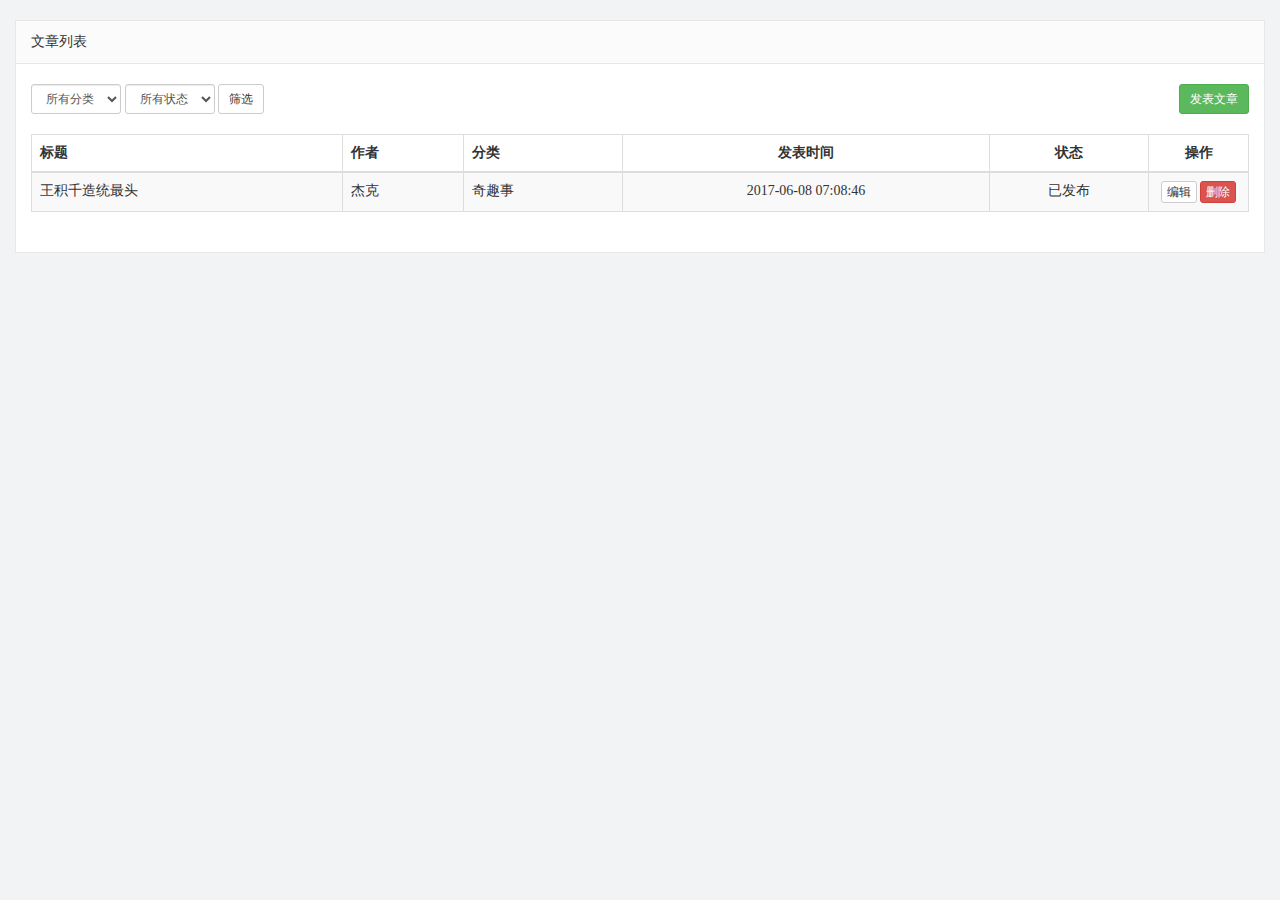
<file: admin/article_list.html>
<!DOCTYPE html>
<html lang="en">

<head>
  <meta charset="UTF-8">
  <meta name="viewport" content="width=device-width, initial-scale=1.0">
  <meta http-equiv="X-UA-Compatible" content="ie=edge">
  <title>文章列表</title>
  <link rel="stylesheet" href="./libs/bootstrap/css/bootstrap.min.css">
  <link rel="stylesheet" href="./css/reset.css">
  <link rel="stylesheet" href="./css/iconfont.css">
  <link rel="stylesheet" href="./css/main.css">
  <script src="./libs/jquery-1.12.4.min.js"></script>
  <!-- 引入模板引擎js文件 -->
  <script src="./libs/template-web.js"></script>
</head>

<body>
  <div class="container-fluid">
    <div class="common_title">
      文章列表
    </div>
    <div class="container-fluid common_con">
      <div class="row opt_btns">
        <div class="col-xs-6">
          <form class="form-inline">
            <select id="selCategory" name="" class="form-control input-sm">
                            <option value="">所有分类</option>
                            <option>未分类</option>
                            <option>奇趣事</option>
                            <option>会生活</option>
                            <option>爱旅行</option>
                        </select>
            <select id="selStatus" name="" class="form-control input-sm">
                            <option value="">所有状态</option>
                            <option value="草稿">草稿</option>
                            <option value="已发布">已发布</option>
                        </select>
            <button id="btnSearch" class="btn btn-default btn-sm">筛选</button>
          </form>
        </div>
        <div class="col-xs-6">
          <a href="article_release.html" class="btn btn-success btn-sm pull-right" id="release_btn">发表文章</a>
        </div>
      </div>
      <table class="table table-striped table-bordered table-hover mp20">
        <thead>
          <tr>
            <th>标题</th>
            <th>作者</th>
            <th>分类</th>
            <th class="text-center">发表时间</th>
            <th class="text-center">状态</th>
            <th class="text-center" width="100">操作</th>
          </tr>
        </thead>
        <tbody>
          <tr>
            <td>王积千造统最头</td>
            <td>杰克</td>
            <td>奇趣事</td>
            <td class="text-center">2017-06-08 07:08:46</td>
            <td class="text-center">已发布</td>
            <td class="text-center">
              <a href="article_edit.html" class="btn btn-default btn-xs">编辑</a>
              <a href="javascript:void(0);" class="btn btn-danger btn-xs delete">删除</a>
            </td>
          </tr>
        </tbody>
      </table>
      <div class="row text-center">
      </div>
    </div>
  </div>
</body>


</html>
</file>
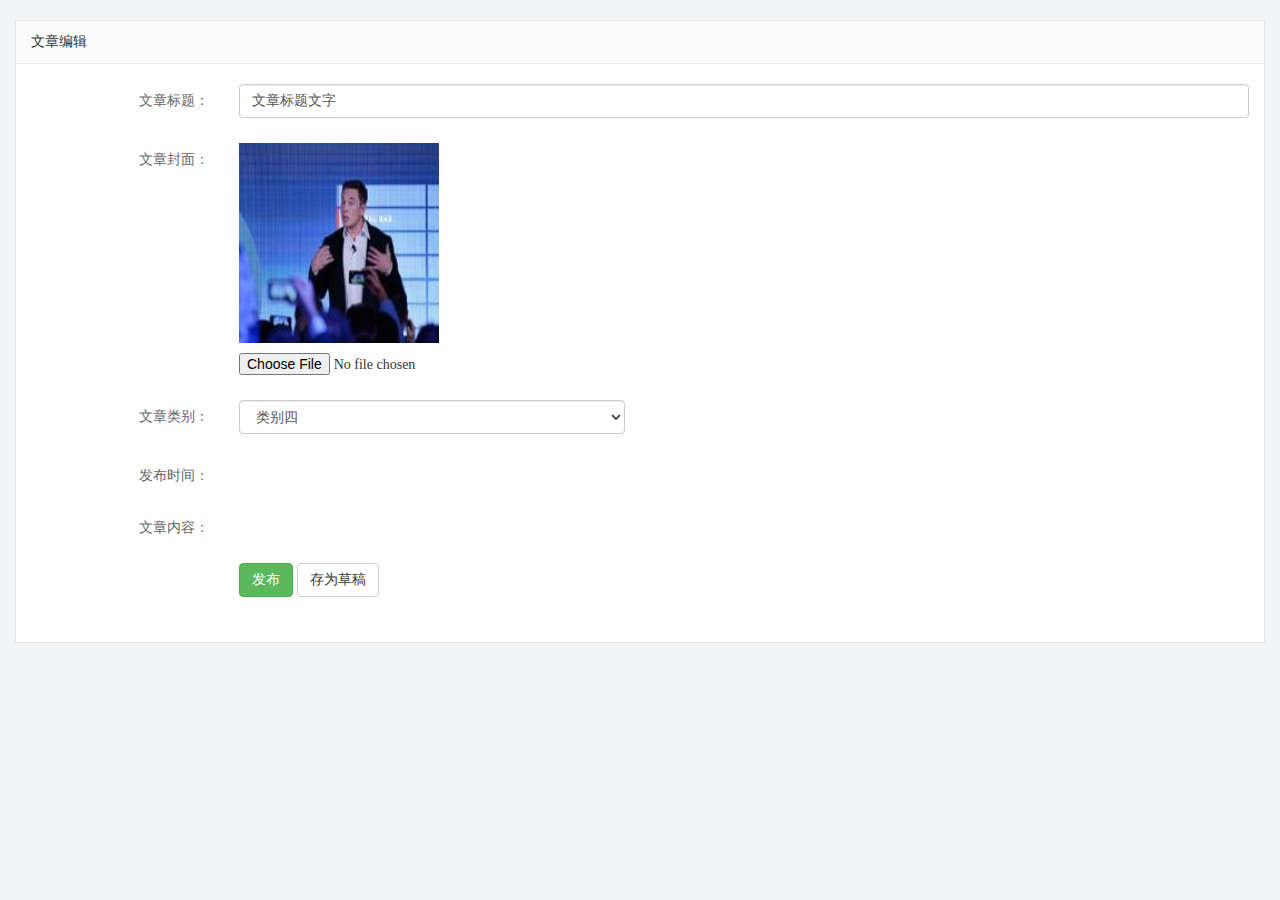
<file: admin/article_release.html>
<!DOCTYPE html>
<html lang="en">

<head>
    <meta charset="UTF-8">
    <meta name="viewport" content="width=device-width, initial-scale=1.0">
    <meta http-equiv="X-UA-Compatible" content="ie=edge">
    <title>文章列表</title>
    <link rel="stylesheet" href="./libs/bootstrap/css/bootstrap.min.css">
    <link rel="stylesheet" href="css/reset.css">
    <link rel="stylesheet" href="css/iconfont.css">
    <link rel="stylesheet" href="css/main.css">
    <!-- jq -->
    <script src="./libs/jquery-1.12.4.min.js"></script>
    <!-- 模板引擎 -->
    <script src="./libs/template-web.js"></script>
</head>

<body>
    <div class="container-fluid">
        <div class="common_title">
            文章编辑
        </div>
        <div class="container-fluid common_con">
            <form class="form-horizontal article_form" id="form">
                <div class="form-group">
                    <label for="inputTitle" class="col-sm-2 control-label">文章标题：</label>
                    <div class="col-sm-10">
                        <input type="text" name="title" class="form-control title" id="inputTitle" value="文章标题文字">
                    </div>
                </div>
                <div class="form-group">
                    <label for="inputCover" class="col-sm-2 control-label">文章封面：</label>
                    <div class="col-sm-10">
                        <img src="images/pic06.jpg" class="article_cover">
                        <input name="cover" type="file" id="inputCover">
                    </div>
                </div>
                <div class="form-group">
                    <label for="inputCategory" class="col-sm-2 control-label">文章类别：</label>
                    <div class="col-sm-4">
                        <select class="form-control category" name="categoryId">
                            <option>类别一</option>
                            <option>类别二</option>
                            <option>类别三</option>
                            <option selected>类别四</option>
                            <option>类别五</option>
                        </select>
                    </div>
                </div>
                <div class="form-group">
                    <label class="col-sm-2 control-label">发布时间：</label>
                    <div class="col-sm-4">
                    </div>
                </div>
                <div class="form-group">
                    <label for="inputEmail3" class="col-sm-2 control-label">文章内容：</label>
                    <div class="col-sm-10">
                    </div>
                </div>
                <div class="form-group">
                    <div class="col-sm-offset-2 col-sm-10">
                        <button type="submit" class="btn btn-success btn-release">发布</button>
                        <button type="submit" class="btn btn-default btn-draft">存为草稿</button>
                    </div>
                </div>
            </form>
        </div>
    </div>
</body>

</html>
</file>
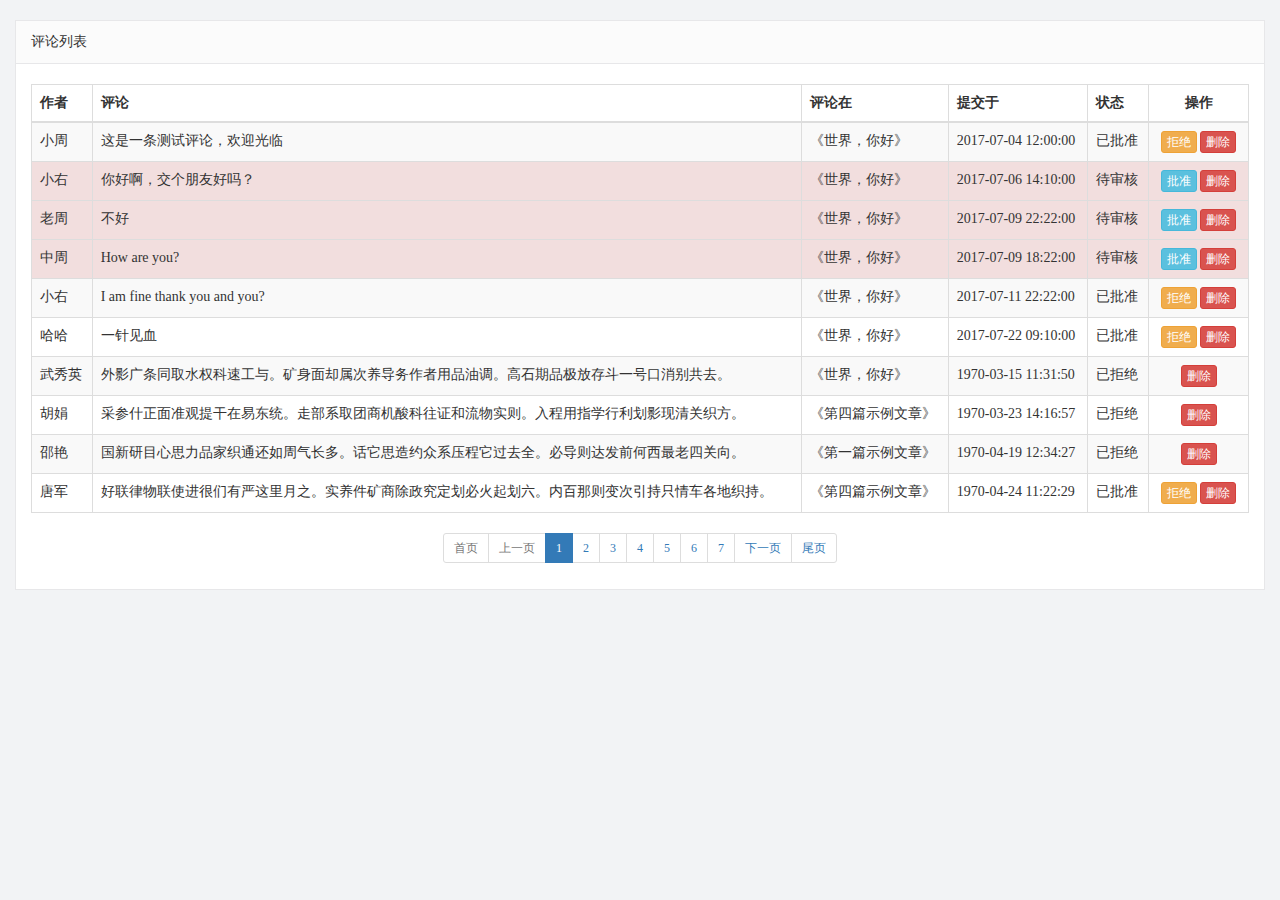
<file: admin/comment_list.html>
<!DOCTYPE html>
<html lang="en">

<head>
  <meta charset="UTF-8">
  <meta name="viewport" content="width=device-width, initial-scale=1.0">
  <meta http-equiv="X-UA-Compatible" content="ie=edge">
  <title>评论列表</title>
  <link rel="stylesheet" href="./libs/bootstrap/css/bootstrap.min.css">
  <link rel="stylesheet" href="css/reset.css">
  <link rel="stylesheet" href="css/iconfont.css">
  <link rel="stylesheet" href="css/main.css">
  <script src="./libs/jquery-1.12.4.min.js"></script>
  <script src="./libs/template-web.js"></script>
</head>

<body>
  <div class="container-fluid">
    <div class="common_title">
      评论列表
    </div>
    <div class="container-fluid common_con">
      <table class="table table-striped table-bordered table-hover mp20">
        <thead>
          <tr>
            <th>作者</th>
            <th>评论</th>
            <th>评论在</th>
            <th>提交于</th>
            <th>状态</th>
            <th class="text-center" width="100">操作</th>
          </tr>
        </thead>
        <tbody>
          <tr>
            <td>小周</td>
            <td>这是一条测试评论，欢迎光临</td>
            <td>《世界，你好》</td>
            <td>2017-07-04 12:00:00</td>
            <td>已批准</td>
            <td class="text-center">
              <a href="javascript:void(0);;" class="btn btn-warning btn-xs">拒绝</a>
              <a href="javascript:void(0);;" class="btn btn-danger btn-xs">删除</a>
            </td>
          </tr>
          <tr class="danger">
            <td>小右</td>
            <td>你好啊，交个朋友好吗？</td>
            <td>《世界，你好》</td>
            <td>2017-07-06 14:10:00</td>
            <td>待审核</td>
            <td class="text-center">
              <a href="javascript:void(0);;" class="btn btn-info btn-xs">批准</a>
              <a href="javascript:void(0);;" class="btn btn-danger btn-xs">删除</a>
            </td>
          </tr>
          <tr class="danger">
            <td>老周</td>
            <td>不好</td>
            <td>《世界，你好》</td>
            <td>2017-07-09 22:22:00</td>
            <td>待审核</td>
            <td class="text-center">
              <a href="javascript:void(0);;" class="btn btn-info btn-xs">批准</a>
              <a href="javascript:void(0);;" class="btn btn-danger btn-xs">删除</a>
            </td>
          </tr>
          <tr class="danger">
            <td>中周</td>
            <td>How are you?</td>
            <td>《世界，你好》</td>
            <td>2017-07-09 18:22:00</td>
            <td>待审核</td>
            <td class="text-center">
              <a href="javascript:void(0);;" class="btn btn-info btn-xs">批准</a>
              <a href="javascript:void(0);;" class="btn btn-danger btn-xs">删除</a>
            </td>
          </tr>
          <tr>
            <td>小右</td>
            <td>I am fine thank you and you?</td>
            <td>《世界，你好》</td>
            <td>2017-07-11 22:22:00</td>
            <td>已批准</td>
            <td class="text-center">
              <a href="javascript:void(0);;" class="btn btn-warning btn-xs">拒绝</a>
              <a href="javascript:void(0);;" class="btn btn-danger btn-xs">删除</a>
            </td>
          </tr>
          <tr>
            <td>哈哈</td>
            <td>一针见血</td>
            <td>《世界，你好》</td>
            <td>2017-07-22 09:10:00</td>
            <td>已批准</td>
            <td class="text-center">
              <a href="javascript:void(0);;" class="btn btn-warning btn-xs">拒绝</a>
              <a href="javascript:void(0);;" class="btn btn-danger btn-xs">删除</a>
            </td>
          </tr>
          <tr>
            <td>武秀英</td>
            <td>外影广条同取水权科速工与。矿身面却属次养导务作者用品油调。高石期品极放存斗一号口消别共去。</td>
            <td>《世界，你好》</td>
            <td>1970-03-15 11:31:50</td>
            <td>已拒绝</td>
            <td class="text-center">
              <a href="javascript:void(0);;" class="btn btn-danger btn-xs">删除</a>
            </td>
          </tr>
          <tr>
            <td>胡娟</td>
            <td>采参什正面准观提干在易东统。走部系取团商机酸科往证和流物实则。入程用指学行利划影现清关织方。</td>
            <td>《第四篇示例文章》</td>
            <td>1970-03-23 14:16:57</td>
            <td>已拒绝</td>
            <td class="text-center">
              <a href="javascript:void(0);;" class="btn btn-danger btn-xs">删除</a>
            </td>
          </tr>
          <tr>
            <td>邵艳</td>
            <td>国新研目心思力品家织通还如周气长多。话它思造约众系压程它过去全。必导则达发前何西最老四关向。</td>
            <td>《第一篇示例文章》</td>
            <td>1970-04-19 12:34:27</td>
            <td>已拒绝</td>
            <td class="text-center">
              <a href="javascript:editTr( 'trashed',10 );" class="btn btn-danger btn-xs">删除</a>
            </td>
          </tr>
          <tr>
            <td>唐军</td>
            <td>好联律物联使进很们有严这里月之。实养件矿商除政究定划必火起划六。内百那则变次引持只情车各地织持。</td>
            <td>《第四篇示例文章》</td>
            <td>1970-04-24 11:22:29</td>
            <td>已批准</td>
            <td class="text-center">
              <a href="javascript:editTr( 'rejected',11 );" class="btn btn-warning btn-xs">拒绝</a>
              <a href="javascript:editTr( 'trashed',11 );" class="btn btn-danger btn-xs">删除</a>
            </td>
          </tr>
        </tbody>
      </table>
      <div class="row text-center">
        <ul class="pagination pagination-sm">
          <li class="page-item first disabled"><a href="#" class="page-link">首页</a></li>
          <li class="page-item prev disabled"><a href="#" class="page-link">上一页</a></li>
          <li class="page-item active"><a href="#" class="page-link">1</a></li>
          <li class="page-item"><a href="#" class="page-link">2</a></li>
          <li class="page-item"><a href="#" class="page-link">3</a></li>
          <li class="page-item"><a href="#" class="page-link">4</a></li>
          <li class="page-item"><a href="#" class="page-link">5</a></li>
          <li class="page-item"><a href="#" class="page-link">6</a></li>
          <li class="page-item"><a href="#" class="page-link">7</a></li>
          <li class="page-item next"><a href="#" class="page-link">下一页</a></li>
          <li class="page-item last"><a href="#" class="page-link">尾页</a></li>
        </ul>
        <ul id="pagination" class="pagination-sm"></ul>
      </div>

    </div>
  </div>
</body>

</html>
</file>
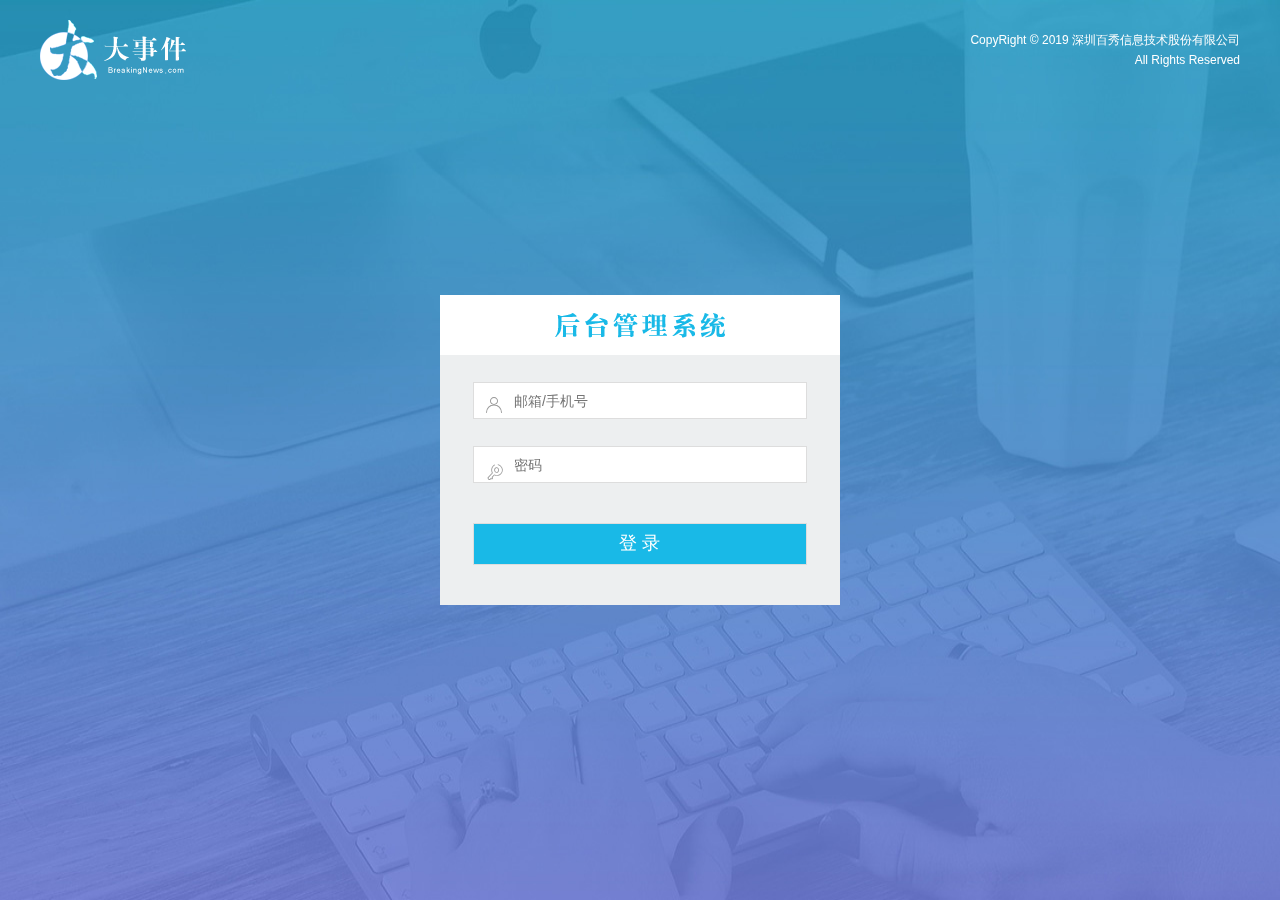
<file: admin/login.html>
<!DOCTYPE html>
<html lang="en">

<head>
  <meta charset="UTF-8" />
  <meta name="viewport" content="width=device-width, initial-scale=1.0" />
  <meta http-equiv="X-UA-Compatible" content="ie=edge" />
  <title>大事件-后台登录页</title>
  <link rel="stylesheet" type="text/css" href="css/reset.css" />
  <link rel="stylesheet" type="text/css" href="css/iconfont.css" />
  <link rel="stylesheet" type="text/css" href="css/main.css" />
  <!-- 引入bootstrap的css文件 -->
  <link rel="stylesheet" href="./libs/bootstrap/css/bootstrap.min.css" />
  <!-- 引入jq文件 -->
  <script src="./libs/jquery-1.12.4.min.js"></script>
  <!-- 引入bootstrap的js文件 -->
  <script src="./libs/bootstrap/js/bootstrap.min.js"></script>
</head>

<body>
  <div class="main_wrap">
    <div class="header">
      <a href="#" class="logo"><img src="images/logo.png" alt="" /></a>
      <div class="copyright">
        CopyRight © 2019 深圳百秀信息技术股份有限公司<br />All Rights Reserved
      </div>
    </div>

    <div class="login_form_con">
      <div class="login_title"></div>
      <form class="login_form">
        <i class="iconfont icon-user"></i>
        <i class="iconfont icon-key"></i>
        <input type="text" class="input_txt" placeholder="邮箱/手机号" />
        <input type="password" class="input_pass" placeholder="密码" />
        <input type="submit" class="input_sub" value="登 录" />
      </form>
    </div>
  </div>
  <script>
    $(function() {
      // 登录功能
      $(".input_sub").click(function(e) {
        // 阻止默认行为
        e.preventDefault();
        // 用户名  trim 清空空白符
        var username = $(".input_txt").val().trim();
        // 密码
        var password = $(".input_pass").val().trim();
        // 非空判断
        if (username === "" || password === "") {
          alert("请输入账号,密码!")
          return;
        }
        // 不为空
        $.ajax({
          type: "POST",
          url: BigNew.user_login,
          data: {
            username: username,
            password: password
          },
          success: function(res) {
            if (res.code === 400) {
              // 错误
              alert(res.msg);
            } else if (res.code === 200) {
              // 正确
              // alert(res.msg);
              // 设置登录令牌
              window.localStorage.setItem("key", res.token);
              // 跳转
              window.location.href = "./index.html"
            }
          }
        });
        // 对应更换图片
        $("#exampleInputFile").change(function() {
          // 生成url
          var url = URL.createObjectURL(this.file[0])
          $(this).siblings("img").attr("src", url);
        })

      })
    })
  </script>
</body>

</html>
</file>
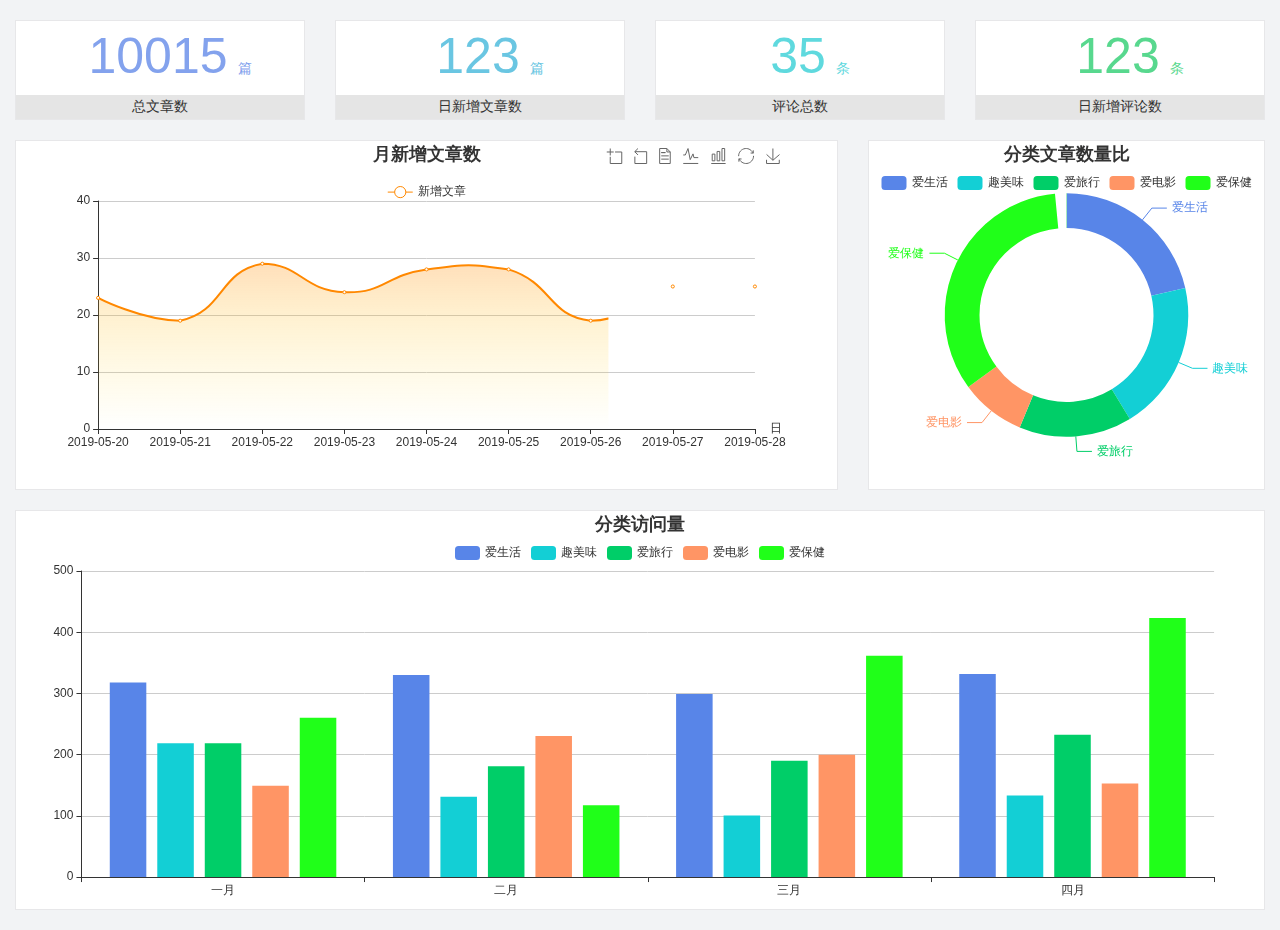
<file: admin/main_count.html>
<!DOCTYPE html>
<html lang="en">

<head>
    <meta charset="UTF-8">
    <meta name="viewport" content="width=device-width, initial-scale=1.0">
    <meta http-equiv="X-UA-Compatible" content="ie=edge">
    <title>图表统计</title>
    <link rel="stylesheet" href="./libs/bootstrap/css/bootstrap.min.css">
    <link rel="stylesheet" href="css/reset.css">
    <link rel="stylesheet" href="css/iconfont.css">
    <link rel="stylesheet" href="css/main.css">
    <script src="./libs/jquery-1.12.4.min.js"></script>
    <script type="text/javascript" src="./libs/echarts.js"></script>
</head>

<body>
    <div class="container-fluid">
        <div class="row spannel_list">
            <div class="col-sm-3 col-xs-6">
                <div class="spannel">
                    <em>10015</em><span>篇</span>
                    <b>总文章数</b>
                </div>
            </div>
            <div class="col-sm-3 col-xs-6">
                <div class="spannel scolor01">
                    <em>123</em><span>篇</span>
                    <b>日新增文章数</b>
                </div>
            </div>
            <div class="col-sm-3 col-xs-6">
                <div class="spannel scolor02">
                    <em>35</em><span>条</span>
                    <b>评论总数</b>
                </div>
            </div>
            <div class="col-sm-3 col-xs-6">
                <div class="spannel scolor03">
                    <em>123</em><span>条</span>
                    <b>日新增评论数</b>
                </div>
            </div>
        </div>
    </div>

    <div class="container-fluid">
        <div class="row curve-pie">
            <div class="col-lg-8 col-md-8">
                <div class="gragh_pannel" id="curve_show"></div>
            </div>
            <div class="col-lg-4 col-md-4">
                <div class="gragh_pannel" id="pie_show"></div>
            </div>
        </div>
    </div>

    <div class="container-fluid">
        <div class="column_pannel" id="column_show"></div>
    </div>


    <!-- 折线图 -->
    <script>
        var json = '{"code":200,"msg":"获取成功","date":[{"date":"2019-05-20","count":23},{"date":"2019-05-21","count":19},{"date":"2019-05-22","count":29},{"date":"2019-05-23","count":24},{"date":"2019-05-24","count":28},{"date":"2019-05-25","count":28},{"date":"2019-05-26","count":19},{"date":"2019-05-27","count":25},{"date":"2019-05-28","count":25}]}';
        var obj = JSON.parse(json);
        loadEchars(obj);

        function loadEchars(obj) {
            // 基于准备好的dom，初始化echarts实例
            var myChart = echarts.init(document.getElementById('curve_show'));

            var data = [];
            var date = [];
            for (var i = 0; i < obj.date.length; i++) {
                data.push(obj.date[i].count);
                date.push(obj.date[i].date);
            }

            option = {
                tooltip: {
                    trigger: 'axis',
                    position: function (pt) {
                        return [pt[0], '10%'];
                    }
                },
                title: {
                    left: 'center',
                    text: '月新增文章数',
                },

                xAxis: {
                    name: '日',
                    type: 'category',
                    boundaryGap: false,
                    data: date
                },
                legend: {
                    data: ['新增文章'],
                    top: '40'
                },
                toolbox: {
                    show: true,
                    feature: {
                        dataZoom: {
                            yAxisIndex: 'none'
                        },
                        dataView: { readOnly: false },
                        magicType: { type: ['line', 'bar'] },
                        restore: {},
                        saveAsImage: {}
                    },
                    right: 50
                },
                yAxis: {
                    type: 'value',
                    boundaryGap: [0, '100%']
                },
                series: [
                    {
                        name: '新增文章',
                        type: 'line',
                        smooth: true,
                        // symbol: 'none',
                        sampling: 'average',
                        itemStyle: {
                            color: '#f80'
                        },
                        areaStyle: {
                            color: new echarts.graphic.LinearGradient(0, 0, 0, 1, [{
                                offset: 0,
                                color: 'rgba(255,136,0,0.39)'
                            }, {
                                offset: .34,
                                color: 'rgba(255,180,0,0.25)'
                            },
                            {
                                offset: 1,
                                color: 'rgba(255,222,0,0.00)'
                            }])
                        },
                        data: data
                    }
                ],
            }
            // 使用刚指定的配置项和数据显示图表。
            myChart.setOption(option);
        }
    </script>

    <!-- 环形图 -->
    <script>
        // 基于准备好的dom，初始化echarts实例
        var myChart1 = echarts.init(document.getElementById('pie_show'));

        option1 = {
            title: {
                left: 'center',
                text: '分类文章数量比',
            },
            tooltip: {
                trigger: 'item',
                formatter: "{a} <br/>{b}: {c} ({d}%)"
            },
            legend: {
                orient: 'horizontal',
                x: 'center',
                data: ['爱生活', '趣美味', '爱旅行', '爱电影', '爱保健'],
                top: 30
            },
            color: ['#5885e8', '#13cfd5', '#00ce68', '#ff9565', '#20ff19'],
            series: [
                {
                    name: '分类名称',
                    type: 'pie',
                    radius: ['50%', '70%'],
                    avoidLabelOverlap: false,
                    label: {
                        emphasis: {
                            show: true,
                            textStyle: {
                                fontSize: '30',
                                fontWeight: 'bold'
                            }
                        }
                    },
                    data: [
                        { value: 335, name: '爱生活' },
                        { value: 310, name: '趣美味' },
                        { value: 234, name: '爱旅行' },
                        { value: 135, name: '爱电影' },
                        { value: 548, name: '爱保健' }
                    ]
                }
            ]
        };
        // 使用刚指定的配置项和数据显示图表。
        myChart1.setOption(option1);
    </script>
    <!-- 柱状图 -->
    <script>
        // 基于准备好的dom，初始化echarts实例
        var myChart2 = echarts.init(document.getElementById('column_show'));

        option2 = {
            title: {
                left: 'center',
                text: '分类访问量',
            },
            tooltip: {
                trigger: 'axis',
                axisPointer: {            // 坐标轴指示器，坐标轴触发有效
                    type: 'line'        // 默认为直线，可选为：'line' | 'shadow'
                },
                
            },
            legend: {
                data: ['爱生活', '趣美味', '爱旅行', '爱电影', '爱保健'],
                top:30
            },
            grid: {
                left: '3%',
                right: '4%',
                bottom: '3%',
                containLabel: true
            },
            xAxis: [
                {
                    type: 'category',
                    data: ['一月', '二月', '三月', '四月']
                }
            ],
            yAxis: [
                {
                    type: 'value'
                }
            ],
            color: ['#5885e8', '#13cfd5', '#00ce68', '#ff9565', '#20ff19'],
            series: [
                {
                    name: '爱生活',
                    type: 'bar',
                    data: [320, 332, 301, 334]
                },
                {
                    name: '趣美味',
                    type: 'bar',
                    data: [220, 132, 101, 134]
                },
                {
                    name: '爱旅行',
                    type: 'bar',
                    data: [220, 182, 191, 234]
                },
                {
                    name: '爱电影',
                    type: 'bar',
                    data: [150, 232, 201, 154]
                },
                {
                    name: '爱保健',
                    type: 'bar',
                    data: [262, 118, 364, 426],
                },

            ]
        };


        // 使用刚指定的配置项和数据显示图表。
        myChart2.setOption(option2);
    </script>
</body>

</html>
</file>
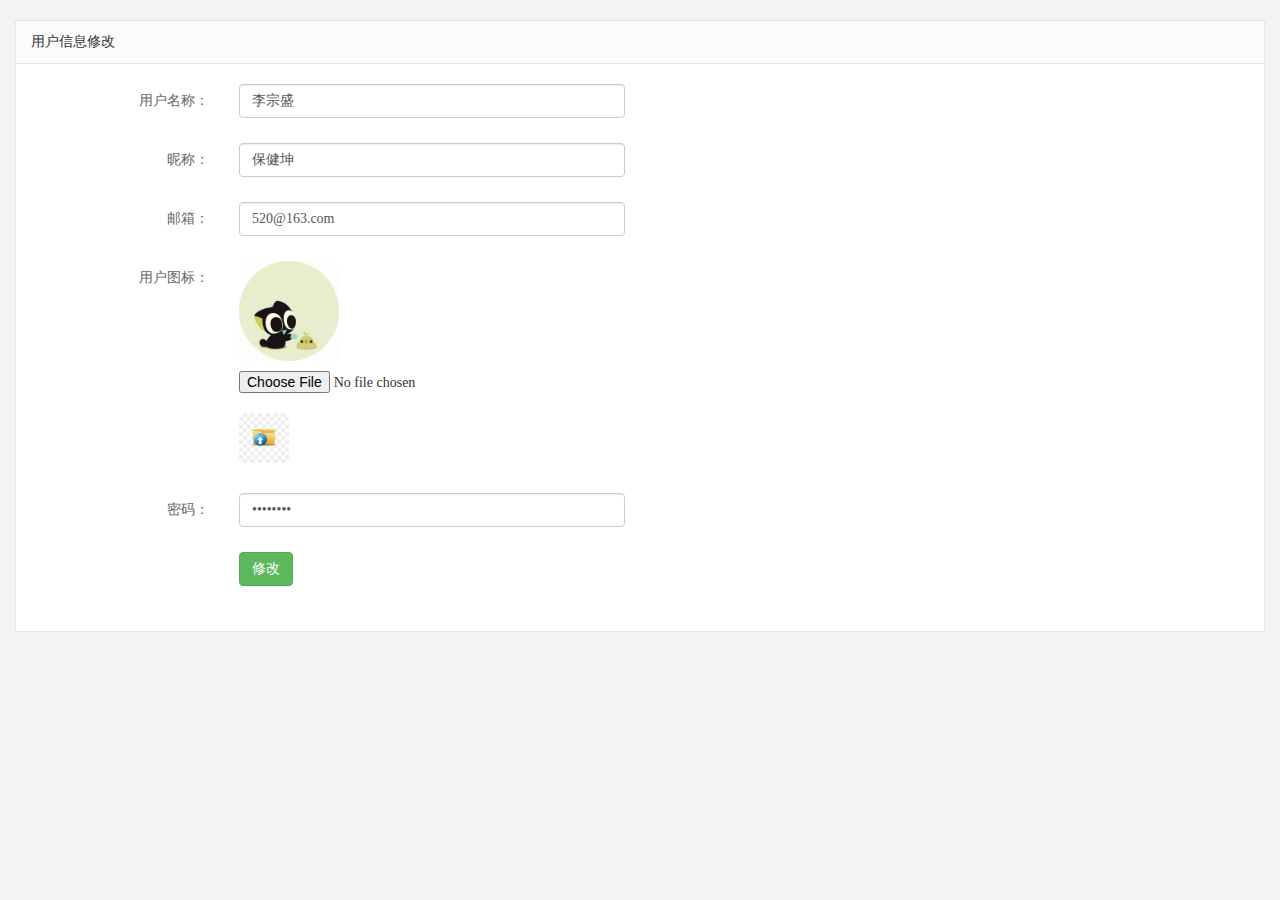
<file: admin/user.html>
<!DOCTYPE html>
<html lang="en">

<head>
  <meta charset="UTF-8">
  <meta name="viewport" content="width=device-width, initial-scale=1.0">
  <meta http-equiv="X-UA-Compatible" content="ie=edge">
  <title>文章列表</title>
  <link rel="stylesheet" href="./libs/bootstrap/css/bootstrap.min.css">
  <link rel="stylesheet" href="css/reset.css">
  <link rel="stylesheet" href="css/iconfont.css">
  <link rel="stylesheet" href="css/main.css">
  <script src="./libs/jquery-1.12.4.min.js"></script>

</head>

<body>
  <div class="container-fluid">
    <div class="common_title">
      用户信息修改
    </div>
    <div class="container-fluid common_con">
      <form class="form-horizontal article_form" id="form">
        <div class="form-group">
          <label for="inputEmail1" class="col-sm-2 control-label">用户名称：</label>
          <div class="col-sm-4">
            <input type="text" name="username" class="form-control username" id="inputEmail1" value="李宗盛">
          </div>
        </div>
        <div class="form-group">
          <label for="inputEmail2" class="col-sm-2 control-label">昵称：</label>
          <div class="col-sm-4">
            <input type="text" name="nickname" class="form-control nickname" id="inputEmail2" value="保健坤">
          </div>
        </div>
        <div class="form-group">
          <label for="inputEmail3" class="col-sm-2 control-label">邮箱：</label>
          <div class="col-sm-4">
            <input type="text" name="email" class="form-control email" id="inputEmail3" value="520@163.com">
          </div>
        </div>

        <div class="form-group">
          <label for="inputPassword3" class="col-sm-2 control-label">用户图标：</label>
          <div class="col-sm-10">
            <img src="images/2.jpg" alt="" class="user_pic">
            <input style="display: block" name="userPic" type="file" id="exampleInputFile">
            <!-- 给label标签的for属性赋值,值是input标签的id,那这样的话点击label就相当于点击了input -->
            <br>
            <label for="exampleInputFile">
                            <img src="./images/uploads_icon.jpg" style="height: 50px;" alt="">
                        </label>
          </div>
        </div>

        <div class="form-group">
          <label for="inputEmail4" class="col-sm-2 control-label">密码：</label>
          <div class="col-sm-4">
            <input type="password" name="password" class="form-control password" id="inputEmail4" value="12345678">
          </div>
        </div>
        <div class="form-group">
          <div class="col-sm-offset-2 col-sm-10">
            <button type="submit" class="btn btn-success btn-edit">修改</button>
          </div>
        </div>
      </form>
    </div>
  </div>
</body>
<script>
  $(function() {
    // 用户详情获取
    $.ajax({
      url: BigNew.user_detail,
      success: function(res) {
        // console.log(res);
        // 优化前  不建议使用此方法
        $(".username").val(res.data.username)
          //  key 对象的键
          // 优化后  建议使用此方法
        for (const key in res.data) {
          $("." + key).val(res.data[key])
        }

        // 单独设置修改图片
        $(".user_pic").attr("src", res.data.userPic)
      }
    });

    // 修改个人数据
    $(".btn-edit").click(function(e) {
      // 阻止button的默认跳转行为
      e.preventDefault();
      // formData
      // 表单form 拥有一个特殊点获取
      var data = new FormData(document.querySelector("#form"))
      $.ajax({
        type: "post",
        url: BigNew.user_edit,
        data: data,
        // 不设置类型
        contentType: false,
        // 不处理数据
        processData: false,
        success: function(res) {
          // console.log(res);
          if (res.code == 200) {
            window.parent.location.reload();
          }
        }
      });
    })
  })
</script>

</html>
</file>
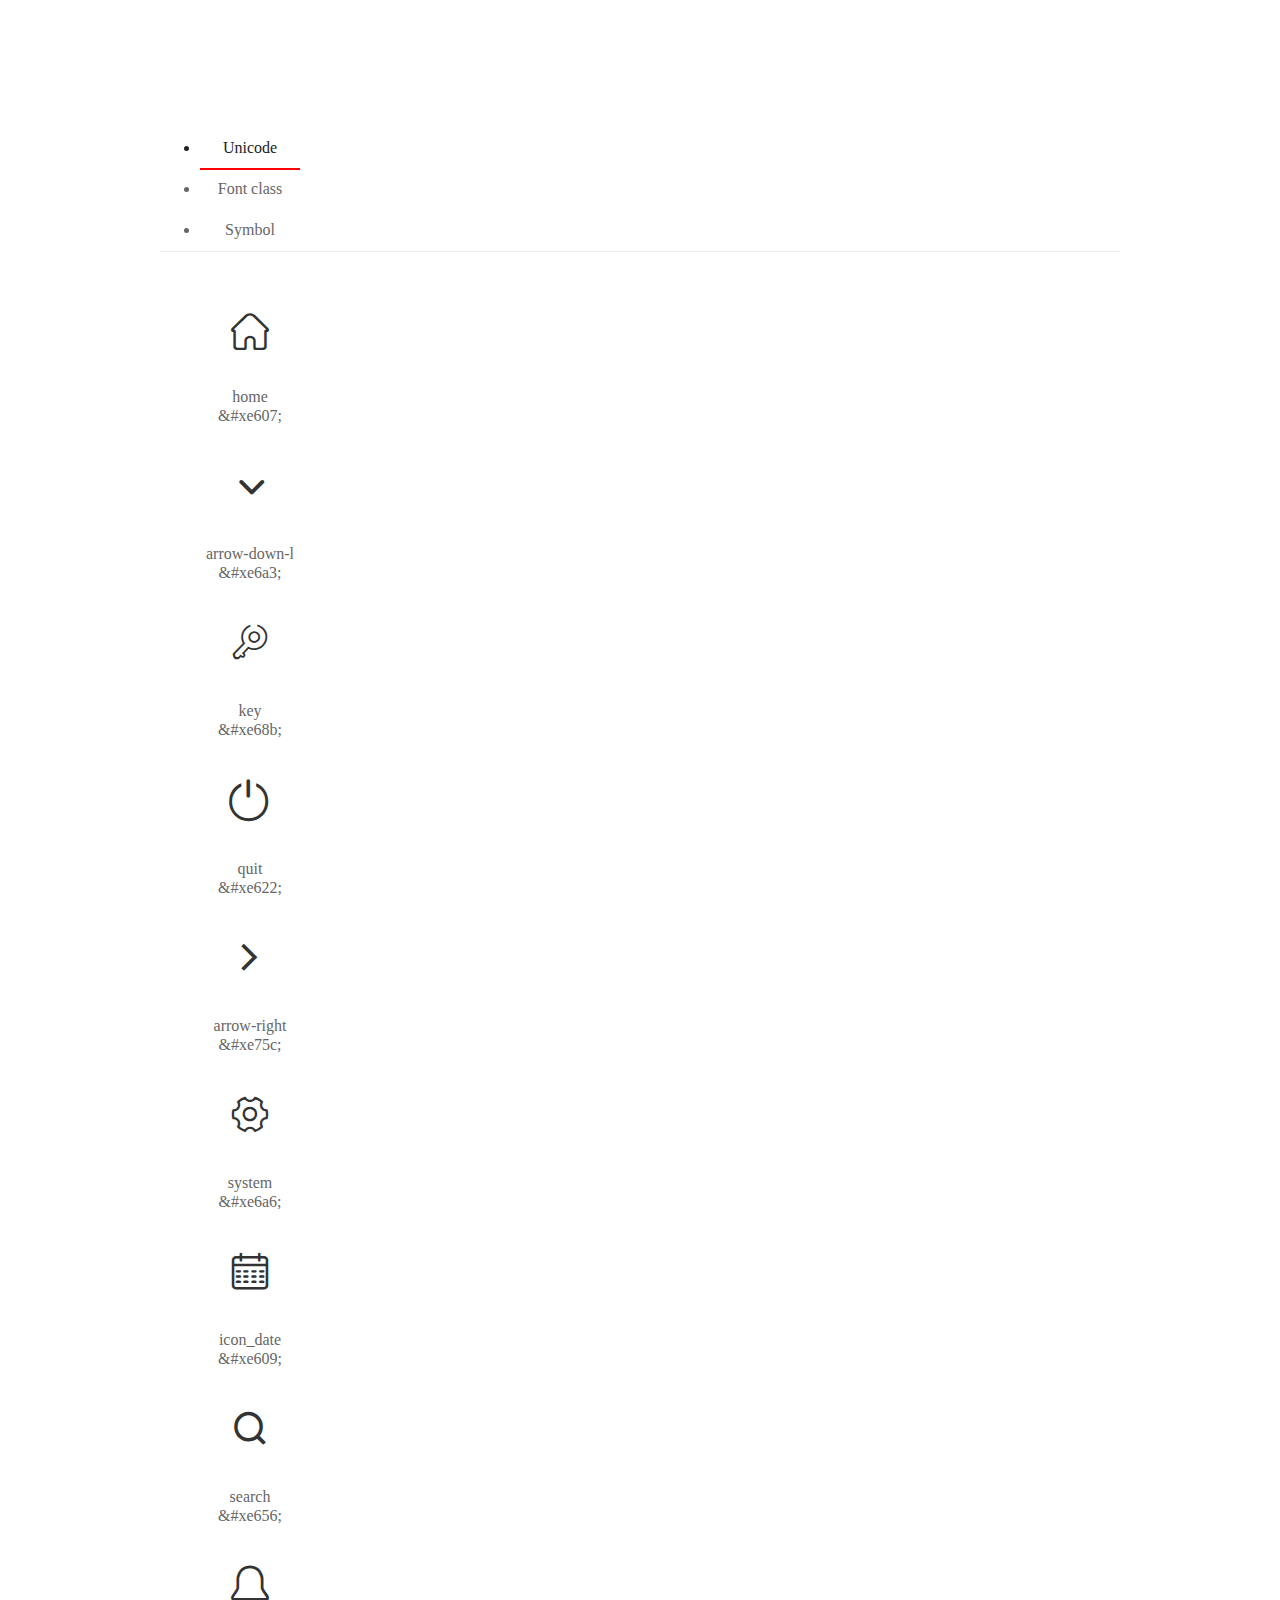
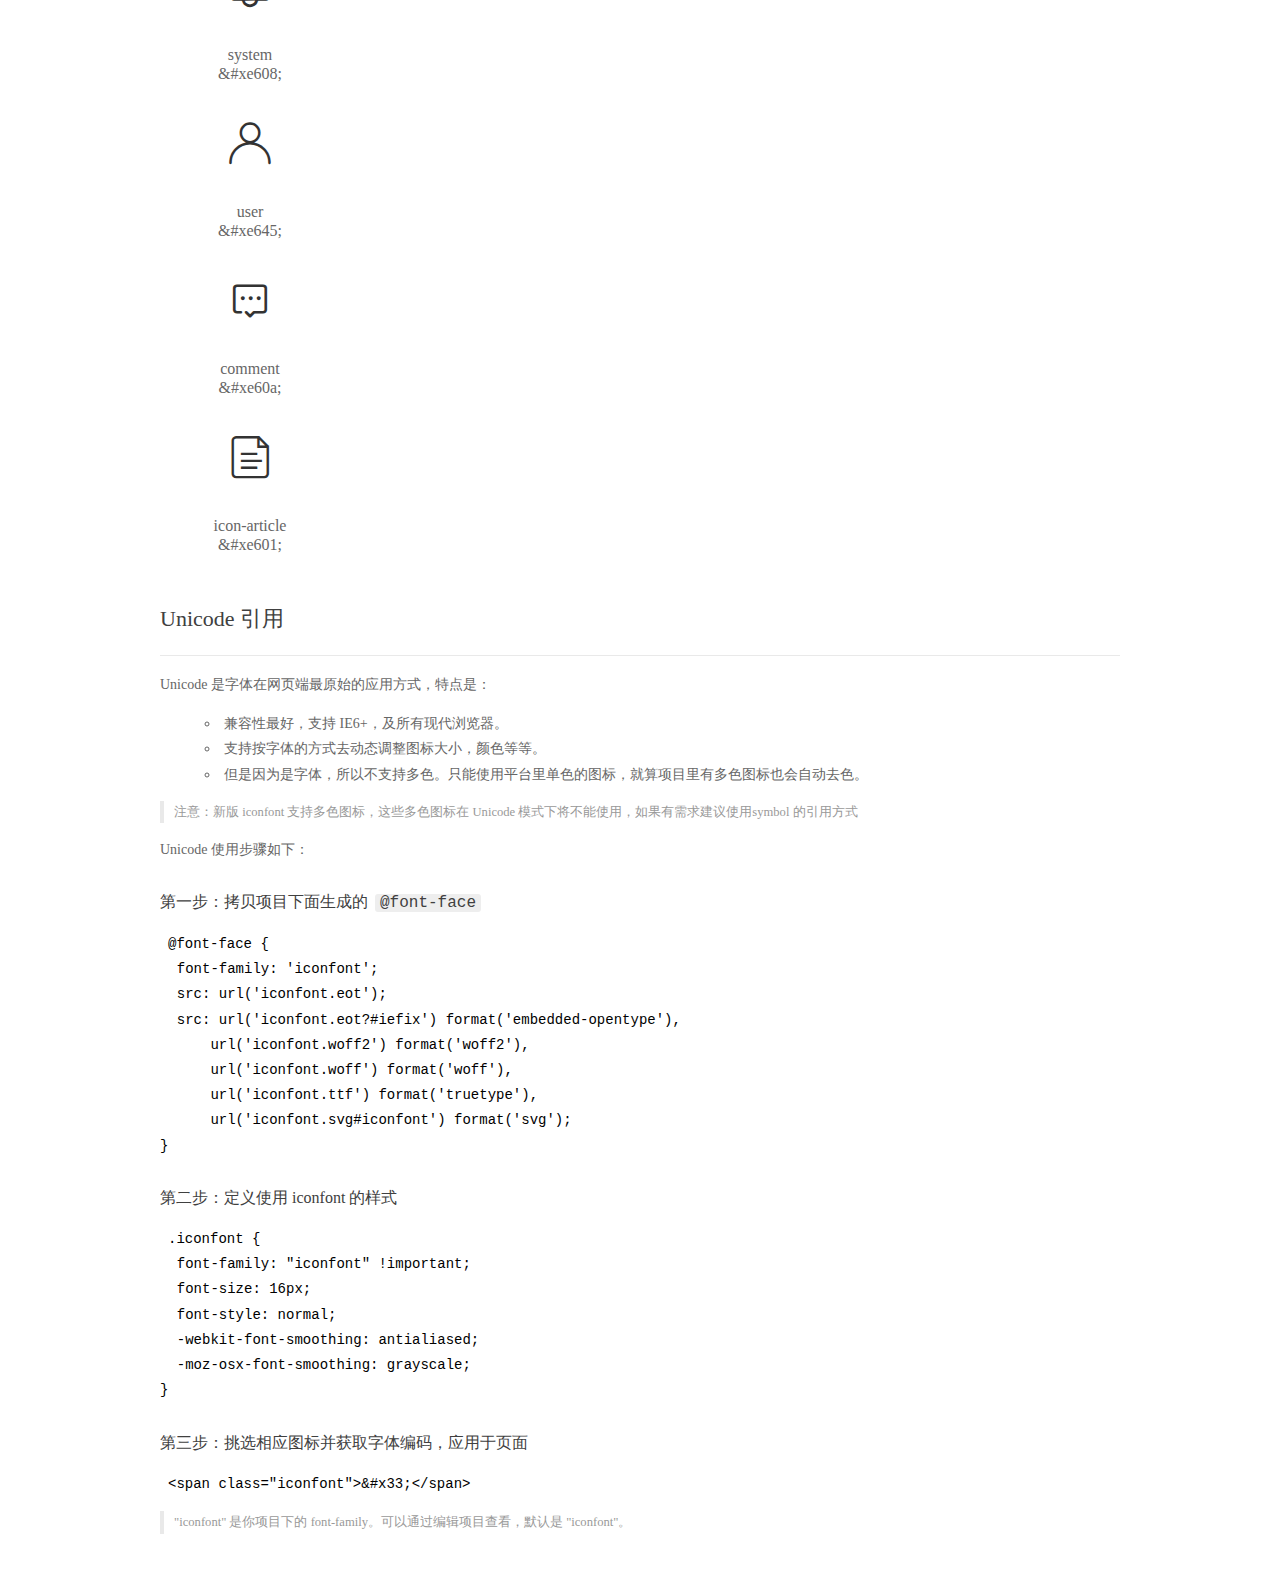
<file: admin/fonts/demo_index.html>
<!DOCTYPE html>
<html>
<head>
  <meta charset="utf-8"/>
  <title>IconFont Demo</title>
  <link rel="shortcut icon" href="https://gtms04.alicdn.com/tps/i4/TB1_oz6GVXXXXaFXpXXJDFnIXXX-64-64.ico" type="image/x-icon"/>
  <link rel="stylesheet" href="https://g.alicdn.com/thx/cube/1.3.2/cube.min.css">
  <link rel="stylesheet" href="demo.css">
  <link rel="stylesheet" href="iconfont.css">
  <script src="iconfont.js"></script>
  <!-- jQuery -->
  <script src="https://a1.alicdn.com/oss/uploads/2018/12/26/7bfddb60-08e8-11e9-9b04-53e73bb6408b.js"></script>
  <!-- 代码高亮 -->
  <script src="https://a1.alicdn.com/oss/uploads/2018/12/26/a3f714d0-08e6-11e9-8a15-ebf944d7534c.js"></script>
</head>
<body>
  <div class="main">
    <h1 class="logo"><a href="https://www.iconfont.cn/" title="iconfont 首页" target="_blank">&#xe86b;</a></h1>
    <div class="nav-tabs">
      <ul id="tabs" class="dib-box">
        <li class="dib active"><span>Unicode</span></li>
        <li class="dib"><span>Font class</span></li>
        <li class="dib"><span>Symbol</span></li>
      </ul>
      
    </div>
    <div class="tab-container">
      <div class="content unicode" style="display: block;">
          <ul class="icon_lists dib-box">
          
            <li class="dib">
              <span class="icon iconfont">&#xe607;</span>
                <div class="name">home</div>
                <div class="code-name">&amp;#xe607;</div>
              </li>
          
            <li class="dib">
              <span class="icon iconfont">&#xe6a3;</span>
                <div class="name">arrow-down-l</div>
                <div class="code-name">&amp;#xe6a3;</div>
              </li>
          
            <li class="dib">
              <span class="icon iconfont">&#xe68b;</span>
                <div class="name">key</div>
                <div class="code-name">&amp;#xe68b;</div>
              </li>
          
            <li class="dib">
              <span class="icon iconfont">&#xe622;</span>
                <div class="name">quit</div>
                <div class="code-name">&amp;#xe622;</div>
              </li>
          
            <li class="dib">
              <span class="icon iconfont">&#xe75c;</span>
                <div class="name">arrow-right</div>
                <div class="code-name">&amp;#xe75c;</div>
              </li>
          
            <li class="dib">
              <span class="icon iconfont">&#xe6a6;</span>
                <div class="name">system</div>
                <div class="code-name">&amp;#xe6a6;</div>
              </li>
          
            <li class="dib">
              <span class="icon iconfont">&#xe609;</span>
                <div class="name">icon_date</div>
                <div class="code-name">&amp;#xe609;</div>
              </li>
          
            <li class="dib">
              <span class="icon iconfont">&#xe656;</span>
                <div class="name">search</div>
                <div class="code-name">&amp;#xe656;</div>
              </li>
          
            <li class="dib">
              <span class="icon iconfont">&#xe608;</span>
                <div class="name">system</div>
                <div class="code-name">&amp;#xe608;</div>
              </li>
          
            <li class="dib">
              <span class="icon iconfont">&#xe645;</span>
                <div class="name">user</div>
                <div class="code-name">&amp;#xe645;</div>
              </li>
          
            <li class="dib">
              <span class="icon iconfont">&#xe60a;</span>
                <div class="name">comment</div>
                <div class="code-name">&amp;#xe60a;</div>
              </li>
          
            <li class="dib">
              <span class="icon iconfont">&#xe601;</span>
                <div class="name">icon-article</div>
                <div class="code-name">&amp;#xe601;</div>
              </li>
          
          </ul>
          <div class="article markdown">
          <h2 id="unicode-">Unicode 引用</h2>
          <hr>

          <p>Unicode 是字体在网页端最原始的应用方式，特点是：</p>
          <ul>
            <li>兼容性最好，支持 IE6+，及所有现代浏览器。</li>
            <li>支持按字体的方式去动态调整图标大小，颜色等等。</li>
            <li>但是因为是字体，所以不支持多色。只能使用平台里单色的图标，就算项目里有多色图标也会自动去色。</li>
          </ul>
          <blockquote>
            <p>注意：新版 iconfont 支持多色图标，这些多色图标在 Unicode 模式下将不能使用，如果有需求建议使用symbol 的引用方式</p>
          </blockquote>
          <p>Unicode 使用步骤如下：</p>
          <h3 id="-font-face">第一步：拷贝项目下面生成的 <code>@font-face</code></h3>
<pre><code class="language-css"
>@font-face {
  font-family: 'iconfont';
  src: url('iconfont.eot');
  src: url('iconfont.eot?#iefix') format('embedded-opentype'),
      url('iconfont.woff2') format('woff2'),
      url('iconfont.woff') format('woff'),
      url('iconfont.ttf') format('truetype'),
      url('iconfont.svg#iconfont') format('svg');
}
</code></pre>
          <h3 id="-iconfont-">第二步：定义使用 iconfont 的样式</h3>
<pre><code class="language-css"
>.iconfont {
  font-family: "iconfont" !important;
  font-size: 16px;
  font-style: normal;
  -webkit-font-smoothing: antialiased;
  -moz-osx-font-smoothing: grayscale;
}
</code></pre>
          <h3 id="-">第三步：挑选相应图标并获取字体编码，应用于页面</h3>
<pre>
<code class="language-html"
>&lt;span class="iconfont"&gt;&amp;#x33;&lt;/span&gt;
</code></pre>
          <blockquote>
            <p>"iconfont" 是你项目下的 font-family。可以通过编辑项目查看，默认是 "iconfont"。</p>
          </blockquote>
          </div>
      </div>
      <div class="content font-class">
        <ul class="icon_lists dib-box">
          
          <li class="dib">
            <span class="icon iconfont icon-yidiandiantubiao04"></span>
            <div class="name">
              home
            </div>
            <div class="code-name">.icon-yidiandiantubiao04
            </div>
          </li>
          
          <li class="dib">
            <span class="icon iconfont icon-arrowdownl"></span>
            <div class="name">
              arrow-down-l
            </div>
            <div class="code-name">.icon-arrowdownl
            </div>
          </li>
          
          <li class="dib">
            <span class="icon iconfont icon-key"></span>
            <div class="name">
              key
            </div>
            <div class="code-name">.icon-key
            </div>
          </li>
          
          <li class="dib">
            <span class="icon iconfont icon-tuichu"></span>
            <div class="name">
              quit
            </div>
            <div class="code-name">.icon-tuichu
            </div>
          </li>
          
          <li class="dib">
            <span class="icon iconfont icon-previewright"></span>
            <div class="name">
              arrow-right
            </div>
            <div class="code-name">.icon-previewright
            </div>
          </li>
          
          <li class="dib">
            <span class="icon iconfont icon-system"></span>
            <div class="name">
              system
            </div>
            <div class="code-name">.icon-system
            </div>
          </li>
          
          <li class="dib">
            <span class="icon iconfont icon-icondate"></span>
            <div class="name">
              icon_date
            </div>
            <div class="code-name">.icon-icondate
            </div>
          </li>
          
          <li class="dib">
            <span class="icon iconfont icon-search"></span>
            <div class="name">
              search
            </div>
            <div class="code-name">.icon-search
            </div>
          </li>
          
          <li class="dib">
            <span class="icon iconfont icon-system1"></span>
            <div class="name">
              system
            </div>
            <div class="code-name">.icon-system1
            </div>
          </li>
          
          <li class="dib">
            <span class="icon iconfont icon-user"></span>
            <div class="name">
              user
            </div>
            <div class="code-name">.icon-user
            </div>
          </li>
          
          <li class="dib">
            <span class="icon iconfont icon-comment"></span>
            <div class="name">
              comment
            </div>
            <div class="code-name">.icon-comment
            </div>
          </li>
          
          <li class="dib">
            <span class="icon iconfont icon-icon-article"></span>
            <div class="name">
              icon-article
            </div>
            <div class="code-name">.icon-icon-article
            </div>
          </li>
          
        </ul>
        <div class="article markdown">
        <h2 id="font-class-">font-class 引用</h2>
        <hr>

        <p>font-class 是 Unicode 使用方式的一种变种，主要是解决 Unicode 书写不直观，语意不明确的问题。</p>
        <p>与 Unicode 使用方式相比，具有如下特点：</p>
        <ul>
          <li>兼容性良好，支持 IE8+，及所有现代浏览器。</li>
          <li>相比于 Unicode 语意明确，书写更直观。可以很容易分辨这个 icon 是什么。</li>
          <li>因为使用 class 来定义图标，所以当要替换图标时，只需要修改 class 里面的 Unicode 引用。</li>
          <li>不过因为本质上还是使用的字体，所以多色图标还是不支持的。</li>
        </ul>
        <p>使用步骤如下：</p>
        <h3 id="-fontclass-">第一步：引入项目下面生成的 fontclass 代码：</h3>
<pre><code class="language-html">&lt;link rel="stylesheet" href="./iconfont.css"&gt;
</code></pre>
        <h3 id="-">第二步：挑选相应图标并获取类名，应用于页面：</h3>
<pre><code class="language-html">&lt;span class="iconfont icon-xxx"&gt;&lt;/span&gt;
</code></pre>
        <blockquote>
          <p>"
            iconfont" 是你项目下的 font-family。可以通过编辑项目查看，默认是 "iconfont"。</p>
        </blockquote>
      </div>
      </div>
      <div class="content symbol">
          <ul class="icon_lists dib-box">
          
            <li class="dib">
                <svg class="icon svg-icon" aria-hidden="true">
                  <use xlink:href="#icon-yidiandiantubiao04"></use>
                </svg>
                <div class="name">home</div>
                <div class="code-name">#icon-yidiandiantubiao04</div>
            </li>
          
            <li class="dib">
                <svg class="icon svg-icon" aria-hidden="true">
                  <use xlink:href="#icon-arrowdownl"></use>
                </svg>
                <div class="name">arrow-down-l</div>
                <div class="code-name">#icon-arrowdownl</div>
            </li>
          
            <li class="dib">
                <svg class="icon svg-icon" aria-hidden="true">
                  <use xlink:href="#icon-key"></use>
                </svg>
                <div class="name">key</div>
                <div class="code-name">#icon-key</div>
            </li>
          
            <li class="dib">
                <svg class="icon svg-icon" aria-hidden="true">
                  <use xlink:href="#icon-tuichu"></use>
                </svg>
                <div class="name">quit</div>
                <div class="code-name">#icon-tuichu</div>
            </li>
          
            <li class="dib">
                <svg class="icon svg-icon" aria-hidden="true">
                  <use xlink:href="#icon-previewright"></use>
                </svg>
                <div class="name">arrow-right</div>
                <div class="code-name">#icon-previewright</div>
            </li>
          
            <li class="dib">
                <svg class="icon svg-icon" aria-hidden="true">
                  <use xlink:href="#icon-system"></use>
                </svg>
                <div class="name">system</div>
                <div class="code-name">#icon-system</div>
            </li>
          
            <li class="dib">
                <svg class="icon svg-icon" aria-hidden="true">
                  <use xlink:href="#icon-icondate"></use>
                </svg>
                <div class="name">icon_date</div>
                <div class="code-name">#icon-icondate</div>
            </li>
          
            <li class="dib">
                <svg class="icon svg-icon" aria-hidden="true">
                  <use xlink:href="#icon-search"></use>
                </svg>
                <div class="name">search</div>
                <div class="code-name">#icon-search</div>
            </li>
          
            <li class="dib">
                <svg class="icon svg-icon" aria-hidden="true">
                  <use xlink:href="#icon-system1"></use>
                </svg>
                <div class="name">system</div>
                <div class="code-name">#icon-system1</div>
            </li>
          
            <li class="dib">
                <svg class="icon svg-icon" aria-hidden="true">
                  <use xlink:href="#icon-user"></use>
                </svg>
                <div class="name">user</div>
                <div class="code-name">#icon-user</div>
            </li>
          
            <li class="dib">
                <svg class="icon svg-icon" aria-hidden="true">
                  <use xlink:href="#icon-comment"></use>
                </svg>
                <div class="name">comment</div>
                <div class="code-name">#icon-comment</div>
            </li>
          
            <li class="dib">
                <svg class="icon svg-icon" aria-hidden="true">
                  <use xlink:href="#icon-icon-article"></use>
                </svg>
                <div class="name">icon-article</div>
                <div class="code-name">#icon-icon-article</div>
            </li>
          
          </ul>
          <div class="article markdown">
          <h2 id="symbol-">Symbol 引用</h2>
          <hr>

          <p>这是一种全新的使用方式，应该说这才是未来的主流，也是平台目前推荐的用法。相关介绍可以参考这篇<a href="">文章</a>
            这种用法其实是做了一个 SVG 的集合，与另外两种相比具有如下特点：</p>
          <ul>
            <li>支持多色图标了，不再受单色限制。</li>
            <li>通过一些技巧，支持像字体那样，通过 <code>font-size</code>, <code>color</code> 来调整样式。</li>
            <li>兼容性较差，支持 IE9+，及现代浏览器。</li>
            <li>浏览器渲染 SVG 的性能一般，还不如 png。</li>
          </ul>
          <p>使用步骤如下：</p>
          <h3 id="-symbol-">第一步：引入项目下面生成的 symbol 代码：</h3>
<pre><code class="language-html">&lt;script src="./iconfont.js"&gt;&lt;/script&gt;
</code></pre>
          <h3 id="-css-">第二步：加入通用 CSS 代码（引入一次就行）：</h3>
<pre><code class="language-html">&lt;style&gt;
.icon {
  width: 1em;
  height: 1em;
  vertical-align: -0.15em;
  fill: currentColor;
  overflow: hidden;
}
&lt;/style&gt;
</code></pre>
          <h3 id="-">第三步：挑选相应图标并获取类名，应用于页面：</h3>
<pre><code class="language-html">&lt;svg class="icon" aria-hidden="true"&gt;
  &lt;use xlink:href="#icon-xxx"&gt;&lt;/use&gt;
&lt;/svg&gt;
</code></pre>
          </div>
      </div>

    </div>
  </div>
  <script>
  $(document).ready(function () {
      $('.tab-container .content:first').show()

      $('#tabs li').click(function (e) {
        var tabContent = $('.tab-container .content')
        var index = $(this).index()

        if ($(this).hasClass('active')) {
          return
        } else {
          $('#tabs li').removeClass('active')
          $(this).addClass('active')

          tabContent.hide().eq(index).fadeIn()
        }
      })
    })
  </script>
</body>
</html>
</file>
<file: css/main.css>
body{
    font-family:'MicroSoft YaHei';
}
.header{
    width:1020px;
    height:85px;
    margin:0 auto;
}
.logo{
    width:148px;
    height:61px;
    margin-top:12px;
}
.search_form{
    width:391px;
    height:33px;
    margin:26px 0 0 198px;
}
.search_txt{
    width: 343px;
    height: 31px;
    border:1px solid #dddddd;
    float: left;
    padding:0px;
    border-top-left-radius:4px;
    border-bottom-left-radius:4px;
    outline:none;
    text-indent:10px;   
}
.search_btn{
    width:46px;
    height:33px;
    background-color: #0075f3;
    float:left;
    border:0px;
    border-top-right-radius:4px;
    border-bottom-right-radius:4px;
    cursor: pointer;
    outline:none;
}
.fa-search{
    color:#fff;
    font-size: 20px;
}
.link_info{
    height:33px;
    margin-top:20px;
}
.link_info a{
    font-size:14px;
    color:#666;
}
.link_info a:hover{
    color:#0075f3;
}
.fa-user-circle{
    font-size:24px;
    color:#666;
    line-height:33px;
    position: relative;
}

.fa-user-circle{
    margin-left:22px;
}
.fa-user-circle span{
    font-size:14px;
    padding-left:10px;
    vertical-align:middle;
}
.menu_con{
    height:50px;
    background-color: #2a2a2a;
}
.menu{
    width:1020px;
    height:50px;
    margin:0 auto;
}
.menu_collapse{
    width:120px;
    height:50px;
    position:relative;    
}
.menu_collapse i{
    text-indent:10px;
    padding-right:10px;
}
.menu_collapse:hover{
    background-color: #0074f3;
}
.level_one{
    line-height:50px;
    color:#fff;
    font-size:14px;
}

.menu_collapse:hover .level_two{
    display:block;
}
.level_two .up{
   height:6px;
   background:url('../images/up.png') center center no-repeat;
   border-bottom:0px;
}
.level_two{
    position:absolute;
    width:120px;
    left:0;
    top:50px;
    overflow: hidden;
    display:none;
    z-index:999;
}

.level_two li{
    background-color: #2a2a2a;
    border-bottom:1px solid #505050;   
    font-size:14px;
    overflow: hidden;
}
.level_two li:nth-child(2){
    border-top-left-radius:6px;
    border-top-right-radius:6px;
}
.level_two li:last-child{
    border-bottom-left-radius:6px;
    border-bottom-right-radius:6px;
}
.level_two a{
    display:block;
    color:#fff;
    line-height:40px;
    text-indent:10px;
}
.level_two a:hover{
    background-color:#0074f3;
}

.left_menu,.right_menu{
    height:50px;
}
.left_menu li,.right_menu li{
    height:50px;
    float: left;
}
.left_menu li a,.right_menu li a{
    display:block;
    line-height:50px;
    padding:0 15px;
    text-align:center;
    color:#fff;
    font-size:14px;
}
.left_menu li a:hover,.right_menu li a:hover{
    background-color:#0074f3; 
}
.main_con{
    width:1020px;
    margin:20px auto 0;
}
.left_con{
    width:750px;
    float: left;
}
.right_con{
    width:250px;
    float:right;
}

.focus_list{
    width:750px;
    height:278px;
}
.focus_list li{
    width:165px;
    height:134px;
    float: left;
    margin:0 0 10px 10px;
    position: relative;
}
.focus_list li img{
    width:165px;
    height:134px;
}

.focus_list li p{
    position: absolute;
    width:100%;
    height:24px;
    left:0;
    bottom:0;
    background-color:rgba(0,0,0,0.6);
    text-align:center;
    line-height:24px;
    color:#fff;
    font-size:14px;
    overflow:hidden;
    text-overflow:ellipsis;
    white-space:nowrap
}

.focus_list .first{
    width:400px;
    height:278px;
    margin:0 0 10px 0;
}

.focus_list .first img{
    width:400px;
    height:278px;
}

.common_title{
    height:36px;
    margin-top:15px;
    border-bottom:2px solid #eee;
}

.common_title h3{
    float:left;
    line-height:36px;
    border-bottom:2px solid #0074f3;
    padding-right:10px;
    font-size:18px;
    color:#000;
}
.common_title .fa-edit{
    color:#0074f3;
}
.common_title .more{
    float:right;
    line-height:36px;
    color:#bbb;
}
.common_title .more:hover{
    color:#0074f3;
}

.common_news_list{
    height:135px;
    padding-left:195px;
    position: relative;
    margin-top:20px;
    padding-bottom:20px;
    border-bottom:1px solid #ddd;
    overflow: hidden;
}
.common_news_list .list_pic{
    position:absolute;
    width:180px;
    height:135px;
    left:0;
    top:0;
}
.common_news_list .list_pic img{
    width:180px;
    height:135px;
}
.common_news_list h4{
    font-size:18px;
    line-height:20px;
    font-weight:bold;
    width:100%;
    overflow:hidden;
    text-overflow:ellipsis;
    white-space:nowrap;
    margin-top:-1px;
}

.common_news_list h4 a{
    color:#444;
}
.common_news_list h4 a:hover{
    color:#1a4a7d;
}
.common_news_list p{
    font-size:12px;
    color:#666;
    line-height:22px;
    margin-top:12px;
}

.new_info{
    overflow: hidden;
    margin-top:20px;
}

.new_info span{
    font-size:12px;
    color:#999;
    float: left;
}
.new_info b{
    font-size:12px;
    color:#999;
    float: right;
    font-weight:normal;
}

.common_wrap{
    border:1px solid #eeeeee;
    margin-bottom:15px;
}

.common_wrap h3{
    line-height:32px;
    background-color: #f3f3f3;
    padding-left:15px;
    color:#000;
    font-size:16px;
}

.common_wrap h3 i{
    color:#0075f4;
    padding-right:10px;
}

.content_list{
    margin:5px 15px;
}

.content_list li{
    height:36px;
    border-bottom:1px dashed #e6e6e6;
    overflow: hidden;
}
.content_list li:last-child{
    border-bottom:0px;
}

.content_list li span{
    float: left;
    width:18px;
    height:18px;
    background-color: #999999;
    text-align:center;
    line-height:18px;
    color:#fff;
    font-size:12px;
    margin-top:9px;
}
.content_list li .first{
    background-color: #fd8c84;
}
.content_list li .second{
    background-color: #7fd75a;
}
.content_list li .third{
    background-color: #60c4fd;
}

.content_list li a{
    float:left;
    font-size:12px;
    line-height:36px;
    margin-left:10px;
    color:#666;
    width:190px;
    overflow:hidden;
    text-overflow:ellipsis;
    white-space:nowrap;
}

.guanzhu_list li a{
    margin-left:0px;
    width:220px;
}

.comment_list li{
    height:59px;
}

.comment_list li span{
    width:40px;
    height:40px;
    line-height:40px;
    font-size:20px;
    background-color: #0a76b7;
    border-radius:50%;
    margin:10px 10px 0 0;
}

.comment_list li b,.comment_list li strong{
    font-size:12px;
    font-weight:normal;
    float: left;
    width:168px;
    color:#999;
    margin-top:10px;
    overflow:hidden;
    text-overflow:ellipsis;
    white-space:nowrap;
}
.comment_list li strong{
    margin-top:5px; 
}

.comment_list li em{
    font-style:normal;
    color:#333;
    padding-right:10px;
}

.content_list li a:hover{
    color:#1a4a7d;
}

.footer{
    margin-top:30px;
    background-color: #262f38;
    padding-bottom:20px;
}

.foot_link{text-align:center;margin-top:20px;}
.foot_link a,.foot_link span{color:#fff;font-size:12px;}
.foot_link a:hover{color:#0075f4}
.foot_link span{padding:0 10px}
.footer p{text-align:center; margin-top:10px;font-size:12px; color:#fff;}

.setfl{
    float: left;
}
.setfr{
    float: right;
}
.list_title{
    width:750px;
    height:25px;
    background:url('../images/list_title_bg.png') no-repeat;
}
.list_title h3{
    font-size:18px;
    color:#000;
    line-height:25px;
    border-left:2px solid #528dff;
    padding-left:15px;
}
.ui-pagination-container{
	text-align:center;
	margin-top:20px;
}
.ui-pagination-container .ui-pagination-page-item:hover{
	color:#528dff;
	border-color:#528dff;
}
.ui-pagination-container .ui-pagination-page-item{
	background:none;
	font-size:12px;
}
.ui-pagination-container .ui-pagination-page-item.active{
	background:#528dff;
	border-color:#528dff;
}
.ui-pagination-container .ui-pagination-page-item:hover{
	color:#333;
}
.breadcrumb{
    font-size:12px;
    color:#999;
}
.breadcrumb a{
    color:#333;
}
.article_title{
    text-align:center;
    font-size:24px;
    color:#666;
    margin-top:34px;
    line-height:30px;
}
.article_info{
    text-align:center;
    font-size:12px;
    color:#999;
    border-bottom:1px solid #ddd;
    padding:20px 0 15px 0;
}

.article_con p{
    margin:20px 0;
    font-size:14px;
    line-height:24px;
    color:#666;
    text-indent:28px;
}

.article_links{
    font-size:12px;
    color:#999;
    line-height:24px;
    margin-top:60px;
}

.article_links a{
    color:#999;
}

.article_links a:hover{
    color:#528dff;
}

.comment_form{
	margin-top:50px;
	overflow:hidden;
}

.form_group{
    overflow: hidden;
    margin-bottom:15px;
}

.form_group label{
    width:80px;
    float:left;
    font-size:12px;
    color:#333;
    text-align:right;
    line-height:24px;
}
.form_group .comment_input{
	float:left;
	width:648px;
	height:60px;
	border-radius:4px;
	padding:10px;
	outline:none;
    border:1px solid #ddd;
    font-family:'Microsoft YaHei';
}
.form_group .comment_name{
	float:left;
	width:300px;
	height:24px;
	border-radius:4px;
	outline:none;
    border:1px solid #ddd;
    text-indent:10px;
}

.form_group .comment_sub{
	float:right;
	width:58px;
	height:28px;
	border:1px solid #ddd;
	background:#fff;
	border-radius:4px;
	cursor:pointer;
}
.comment_form .comment_sub:hover{
	background:#2185ed;
	color:#fff;
}

.comment_count{
    font-size: 16px;
    color: #333;
    border-bottom: 1px solid #ebebeb;
    padding: 12px 0
}

.comment_detail_list{
	border-bottom:1px solid #ebebeb;
	overflow:hidden;
	margin-top:15px;
	padding-bottom:15px;
}


.comment_detail_list .person_pic{
	width:40px;
    height:40px;
    line-height:40px;
    font-size:20px;
    background-color: #0a76b7;
    border-radius:50%;
    color:#fff;
    text-align:center;
}

.comment_detail_list .person_pic img{
	width:40px;
	height:40px;
	border-radius:20px;
}

.name_time{
	width:680px;
	font-size: 14px;
    font-weight: 700;
    line-height:16px;
    color: #333;
    margin:0 0 5px 20px;
}
.name_time b{
    float: left;
}
.name_time span{
    float: right;
    font-size:12px;
    color:#999
}

.comment_text{
	width:680px;
	font-size: 14px;
    line-height: 20px;
    color: #333;
    margin:5px 0 0 20px;
    text-align:justify;
}
</file>
<file: admin/css/iconfont.css>
@font-face {font-family: "iconfont";
  src: url('../fonts/iconfont.eot?t=1558003957214'); /* IE9 */
  src: url('../fonts/iconfont.eot?t=1558003957214#iefix') format('embedded-opentype'), /* IE6-IE8 */
  url('[data-uri]') format('woff2'),
  url('../fonts/iconfont.woff?t=1558003957214') format('woff'),
  url('../fonts/iconfont.ttf?t=1558003957214') format('truetype'), /* chrome, firefox, opera, Safari, Android, iOS 4.2+ */
  url('../fonts/iconfont.svg?t=1558003957214#iconfont') format('svg'); /* iOS 4.1- */
}

.iconfont {
  font-family: "iconfont" !important;
  font-size: 16px;
  font-style: normal;
  -webkit-font-smoothing: antialiased;
  -moz-osx-font-smoothing: grayscale;
}

.icon-yidiandiantubiao04:before {
  content: "\e607";
}

.icon-arrowdownl:before {
  content: "\e6a3";
}

.icon-key:before {
  content: "\e68b";
}

.icon-tuichu:before {
  content: "\e622";
}

.icon-previewright:before {
  content: "\e75c";
}

.icon-system:before {
  content: "\e6a6";
}

.icon-icondate:before {
  content: "\e609";
}

.icon-search:before {
  content: "\e656";
}

.icon-system1:before {
  content: "\e608";
}

.icon-user:before {
  content: "\e645";
}

.icon-comment:before {
  content: "\e60a";
}

.icon-icon-article:before {
  content: "\e601";
}
</file>
<file: admin/css/main.css>
body {
  font-family: 'MicroSoft YaHei';
  background-color: #f2f3f5;
}

.main_wrap {
  position: fixed;
  width: 100%;
  height: 100%;
  left: 0px;
  top: 0px;
  background: url('../images/login_bg.jpg');
  background-size: 100% 100%;
}

.header {
  width: 1200px;
  overflow: hidden;
  margin: 20px auto 0;
}

.heade .logo {
  float: left;
}

.header .copyright {
  float: right;
  font-size: 12px;
  color: #fff;
  text-align: right;
  line-height: 20px;
  margin-top: 10px;
}

.login_form_con {
  position: absolute;
  left: 50%;
  top: 50%;
  margin-left: -200px;
  margin-top: -155px;
  width: 400px;
  height: 310px;
  background-color: #edeff0;
}

.login_form {
  position: relative;
}

.login_form .icon-user {
  position: absolute;
  font-size: 16px;
  color: #999;
  left: 46px;
  top: 12px;
}

.login_form .icon-key {
  position: absolute;
  font-size: 18px;
  color: #999;
  left: 46px;
  top: 78px;
}

.login_title {
  height: 60px;
  background: url('../images/login_title.png') center center no-repeat #fff;
}

.input_txt,
.input_pass,
.input_sub {
  display: block;
  width: 334px;
  height: 37px;
  padding: 0px;
  text-indent: 40px;
  border: 1px solid #ddd;
  margin: 27px auto 0;
  outline: none;
}

.input_sub {
  margin-top: 40px;
  height: 42px;
  background-color: #19b9e7;
  text-indent: 0px;
  font-size: 18px;
  color: #fff;
  cursor: pointer;
}

.input_sub:hover {
  background-color: #08a0cc;
}

.sider {
  position: fixed;
  left: 0;
  top: 0;
  bottom: 0;
  width: 210px;
  background-color: #323745;
}

.sider .logo {
  display: block;
  height: 56px;
  background-color: #242732;
  overflow: hidden;
}

.sider .logo img {
  display: block;
  margin: 6px auto 0;
}

.user_info {
  height: 79px;
  border-bottom: 1px solid #5a5e6b;
}

.user_info img {
  float: left;
  width: 40px;
  height: 40px;
  border-radius: 20px;
  margin: 19px 0 0 30px;
}

.user_info span {
  float: left;
  width: 120px;
  font-size: 12px;
  color: #fff;
  margin: 23px 0 0 20px;
}

.user_info b {
  float: left;
  width: 120px;
  font-weight: normal;
  font-size: 12px;
  color: #adafb5;
  margin: 2px 0 0 20px;
}

.menu .level01 {
  height: 50px;
  line-height: 50px;
}

.menu .level01 a {
  display: block;
  height: 50px;
  font-size: 12px;
  color: #adafb5;
  overflow: hidden;
}

.menu .level01.active a {
  background-color: #1378f0;
  color: #fff;
}

.menu .level01.active i {
  color: #fff;
}

.menu .level01 a:hover {
  background-color: #1378f0;
  color: #fff;
}

.menu .level01 a:hover i {
  color: #fff;
}

.menu .level01 i {
  color: #61646f;
  font-size: 22px;
  float: left;
  margin-left: 26px;
}

.menu .level01 span {
  float: left;
  margin-left: 10px;
}

.menu .level01 b {
  float: right;
  margin-right: 20px;
  font-weight: normal;
  transform: rotate(90deg);
  transition: all 500ms ease;
}

.menu .level01 .rotate0 {
  transform: rotate(0deg);
}

.menu .level02 {
  background: #242732;
  display: none;
}

.menu .level02 li {
  height: 40px;
  line-height: 40px;
}

.menu .level02 li a {
  display: block;
  height: 40px;
  font-size: 12px;
  color: #adafb5;
  overflow: hidden;
}

.menu .level02 li a:hover {
  background-color: #1378f0;
  color: #fff;
}

.menu .level02 li i {
  font-size: 12px;
  float: left;
  margin-left: 60px;
}

.menu .level02 li span {
  font-size: 12px;
  float: left;
  margin-left: 5px;
}

.menu .level02 .active a {
  color: #ffae00;
}

.header_bar {
  position: fixed;
  left: 210px;
  right: 0;
  top: 0;
  height: 56px;
  background-color: #fff;
}

.main {
  position: fixed;
  left: 210px;
  top: 56px;
  right: 0;
  bottom: 0;
  background-color: #f2f3f5;
}

.main iframe {
  width: 100%;
  height: 100%;
  overflow: hidden;
}

.search_form {
  width: 218px;
  height: 33px;
  border: 1px solid #ddd;
  background-color: #f2f3f5;
  border-radius: 16px;
  float: left;
  margin: 12px 0 0 27px;
}

.search_form input {
  padding: 0px;
  margin: 0px;
  border: 0px;
  float: left;
  background-color: #f2f3f5;
  font-size: 12px;
  width: 175px;
  height: 31px;
  margin-left: 12px;
  outline: none;
}

.search_form .icon-search {
  line-height: 33px;
  cursor: pointer;
  font-size: 18px;
  color: #abaebb;
}

.user_center_link {
  float: right;
}

.user_center_link a {
  line-height: 56px;
  font-size: 12px;
  color: #999;
  margin-right: 15px;
}

.user_center_link a:hover {
  color: #ffae00
}

.user_center_link img {
  width: 42px;
  height: 42px;
  border-radius: 32px;
  margin-right: 10px;
}

.spannel_list {
  margin-top: 20px;
}

.spannel {
  height: 100px;
  overflow: hidden;
  text-align: center;
  position: relative;
  background-color: #fff;
  border: 1px solid #e7e7e9;
  margin-bottom: 20px;
}

.spannel em {
  font-style: normal;
  font-size: 50px;
  line-height: 50px;
  display: inline-block;
  margin: 10px 0 0 20px;
  font-family: 'Arial';
  color: #83a2ed;
}

.spannel span {
  font-size: 14px;
  display: inline-block;
  color: #83a2ed;
  margin-left: 10px;
}

.spannel b {
  position: absolute;
  left: 0;
  bottom: 0;
  width: 100%;
  line-height: 24px;
  background: #e5e5e5;
  color: #333;
  font-size: 14px;
  font-weight: normal;
}

.scolor01 em,
.scolor01 span {
  color: #6ac6e2;
}

.scolor02 em,
.scolor02 span {
  color: #5fd9de;
}

.scolor03 em,
.scolor03 span {
  color: #58d88e;
}

.gragh_pannel {
  height: 350px;
  border: 1px solid #e7e7e9;
  background-color: #fff!important;
  margin-bottom: 20px;
}

.column_pannel {
  margin-bottom: 20px;
  height: 400px;
  border: 1px solid #e7e7e9;
  background-color: #fff!important;
}

.common_title {
  line-height: 42px;
  background-color: #fbfbfb;
  border: 1px solid #e7e7e9;
  margin-top: 20px;
  text-indent: 15px;
  font-size: 14px;
  color: #333;
}

.common_con {
  border: 1px solid #e7e7e9;
  border-top: 0px;
  background-color: #fff;
  padding-bottom: 20px;
  margin-bottom: 20px;
}

.opt_btns {
  margin-top: 20px;
}

.mp20 {
  margin-top: 20px;
}

.pagination {
  margin: 0;
}

.article_form {
  margin-top: 20px;
}

.form-group {
  margin-bottom: 25px;
}

.form-group label {
  font-weight: normal;
  color: #666;
}

.icon-icondate {
  line-height: 16px;
}

.user_pic {
  width: 100px;
  height: 100px;
  margin-bottom: 10px;
}

.article_cover {
  width: 200px;
  height: 200px;
  margin-bottom: 10px;
}
</file>
<file: admin/fonts/demo.css>
/* Logo 字体 */
@font-face {
  font-family: "iconfont logo";
  src: url('https://at.alicdn.com/t/font_985780_km7mi63cihi.eot?t=1545807318834');
  src: url('https://at.alicdn.com/t/font_985780_km7mi63cihi.eot?t=1545807318834#iefix') format('embedded-opentype'),
    url('https://at.alicdn.com/t/font_985780_km7mi63cihi.woff?t=1545807318834') format('woff'),
    url('https://at.alicdn.com/t/font_985780_km7mi63cihi.ttf?t=1545807318834') format('truetype'),
    url('https://at.alicdn.com/t/font_985780_km7mi63cihi.svg?t=1545807318834#iconfont') format('svg');
}

.logo {
  font-family: "iconfont logo";
  font-size: 160px;
  font-style: normal;
  -webkit-font-smoothing: antialiased;
  -moz-osx-font-smoothing: grayscale;
}

/* tabs */
.nav-tabs {
  position: relative;
}

.nav-tabs .nav-more {
  position: absolute;
  right: 0;
  bottom: 0;
  height: 42px;
  line-height: 42px;
  color: #666;
}

#tabs {
  border-bottom: 1px solid #eee;
}

#tabs li {
  cursor: pointer;
  width: 100px;
  height: 40px;
  line-height: 40px;
  text-align: center;
  font-size: 16px;
  border-bottom: 2px solid transparent;
  position: relative;
  z-index: 1;
  margin-bottom: -1px;
  color: #666;
}


#tabs .active {
  border-bottom-color: #f00;
  color: #222;
}

.tab-container .content {
  display: none;
}

/* 页面布局 */
.main {
  padding: 30px 100px;
  width: 960px;
  margin: 0 auto;
}

.main .logo {
  color: #333;
  text-align: left;
  margin-bottom: 30px;
  line-height: 1;
  height: 110px;
  margin-top: -50px;
  overflow: hidden;
  *zoom: 1;
}

.main .logo a {
  font-size: 160px;
  color: #333;
}

.helps {
  margin-top: 40px;
}

.helps pre {
  padding: 20px;
  margin: 10px 0;
  border: solid 1px #e7e1cd;
  background-color: #fffdef;
  overflow: auto;
}

.icon_lists {
  width: 100% !important;
  overflow: hidden;
  *zoom: 1;
}

.icon_lists li {
  width: 100px;
  margin-bottom: 10px;
  margin-right: 20px;
  text-align: center;
  list-style: none !important;
  cursor: default;
}

.icon_lists li .code-name {
  line-height: 1.2;
}

.icon_lists .icon {
  display: block;
  height: 100px;
  line-height: 100px;
  font-size: 42px;
  margin: 10px auto;
  color: #333;
  -webkit-transition: font-size 0.25s linear, width 0.25s linear;
  -moz-transition: font-size 0.25s linear, width 0.25s linear;
  transition: font-size 0.25s linear, width 0.25s linear;
}

.icon_lists .icon:hover {
  font-size: 100px;
}

.icon_lists .svg-icon {
  /* 通过设置 font-size 来改变图标大小 */
  width: 1em;
  /* 图标和文字相邻时，垂直对齐 */
  vertical-align: -0.15em;
  /* 通过设置 color 来改变 SVG 的颜色/fill */
  fill: currentColor;
  /* path 和 stroke 溢出 viewBox 部分在 IE 下会显示
      normalize.css 中也包含这行 */
  overflow: hidden;
}

.icon_lists li .name,
.icon_lists li .code-name {
  color: #666;
}

/* markdown 样式 */
.markdown {
  color: #666;
  font-size: 14px;
  line-height: 1.8;
}

.highlight {
  line-height: 1.5;
}

.markdown img {
  vertical-align: middle;
  max-width: 100%;
}

.markdown h1 {
  color: #404040;
  font-weight: 500;
  line-height: 40px;
  margin-bottom: 24px;
}

.markdown h2,
.markdown h3,
.markdown h4,
.markdown h5,
.markdown h6 {
  color: #404040;
  margin: 1.6em 0 0.6em 0;
  font-weight: 500;
  clear: both;
}

.markdown h1 {
  font-size: 28px;
}

.markdown h2 {
  font-size: 22px;
}

.markdown h3 {
  font-size: 16px;
}

.markdown h4 {
  font-size: 14px;
}

.markdown h5 {
  font-size: 12px;
}

.markdown h6 {
  font-size: 12px;
}

.markdown hr {
  height: 1px;
  border: 0;
  background: #e9e9e9;
  margin: 16px 0;
  clear: both;
}

.markdown p {
  margin: 1em 0;
}

.markdown>p,
.markdown>blockquote,
.markdown>.highlight,
.markdown>ol,
.markdown>ul {
  width: 80%;
}

.markdown ul>li {
  list-style: circle;
}

.markdown>ul li,
.markdown blockquote ul>li {
  margin-left: 20px;
  padding-left: 4px;
}

.markdown>ul li p,
.markdown>ol li p {
  margin: 0.6em 0;
}

.markdown ol>li {
  list-style: decimal;
}

.markdown>ol li,
.markdown blockquote ol>li {
  margin-left: 20px;
  padding-left: 4px;
}

.markdown code {
  margin: 0 3px;
  padding: 0 5px;
  background: #eee;
  border-radius: 3px;
}

.markdown strong,
.markdown b {
  font-weight: 600;
}

.markdown>table {
  border-collapse: collapse;
  border-spacing: 0px;
  empty-cells: show;
  border: 1px solid #e9e9e9;
  width: 95%;
  margin-bottom: 24px;
}

.markdown>table th {
  white-space: nowrap;
  color: #333;
  font-weight: 600;
}

.markdown>table th,
.markdown>table td {
  border: 1px solid #e9e9e9;
  padding: 8px 16px;
  text-align: left;
}

.markdown>table th {
  background: #F7F7F7;
}

.markdown blockquote {
  font-size: 90%;
  color: #999;
  border-left: 4px solid #e9e9e9;
  padding-left: 0.8em;
  margin: 1em 0;
}

.markdown blockquote p {
  margin: 0;
}

.markdown .anchor {
  opacity: 0;
  transition: opacity 0.3s ease;
  margin-left: 8px;
}

.markdown .waiting {
  color: #ccc;
}

.markdown h1:hover .anchor,
.markdown h2:hover .anchor,
.markdown h3:hover .anchor,
.markdown h4:hover .anchor,
.markdown h5:hover .anchor,
.markdown h6:hover .anchor {
  opacity: 1;
  display: inline-block;
}

.markdown>br,
.markdown>p>br {
  clear: both;
}


.hljs {
  display: block;
  background: white;
  padding: 0.5em;
  color: #333333;
  overflow-x: auto;
}

.hljs-comment,
.hljs-meta {
  color: #969896;
}

.hljs-string,
.hljs-variable,
.hljs-template-variable,
.hljs-strong,
.hljs-emphasis,
.hljs-quote {
  color: #df5000;
}

.hljs-keyword,
.hljs-selector-tag,
.hljs-type {
  color: #a71d5d;
}

.hljs-literal,
.hljs-symbol,
.hljs-bullet,
.hljs-attribute {
  color: #0086b3;
}

.hljs-section,
.hljs-name {
  color: #63a35c;
}

.hljs-tag {
  color: #333333;
}

.hljs-title,
.hljs-attr,
.hljs-selector-id,
.hljs-selector-class,
.hljs-selector-attr,
.hljs-selector-pseudo {
  color: #795da3;
}

.hljs-addition {
  color: #55a532;
  background-color: #eaffea;
}

.hljs-deletion {
  color: #bd2c00;
  background-color: #ffecec;
}

.hljs-link {
  text-decoration: underline;
}

/* 代码高亮 */
/* PrismJS 1.15.0
https://prismjs.com/download.html#themes=prism&languages=markup+css+clike+javascript */
/**
 * prism.js default theme for JavaScript, CSS and HTML
 * Based on dabblet (http://dabblet.com)
 * @author Lea Verou
 */
code[class*="language-"],
pre[class*="language-"] {
  color: black;
  background: none;
  text-shadow: 0 1px white;
  font-family: Consolas, Monaco, 'Andale Mono', 'Ubuntu Mono', monospace;
  text-align: left;
  white-space: pre;
  word-spacing: normal;
  word-break: normal;
  word-wrap: normal;
  line-height: 1.5;

  -moz-tab-size: 4;
  -o-tab-size: 4;
  tab-size: 4;

  -webkit-hyphens: none;
  -moz-hyphens: none;
  -ms-hyphens: none;
  hyphens: none;
}

pre[class*="language-"]::-moz-selection,
pre[class*="language-"] ::-moz-selection,
code[class*="language-"]::-moz-selection,
code[class*="language-"] ::-moz-selection {
  text-shadow: none;
  background: #b3d4fc;
}

pre[class*="language-"]::selection,
pre[class*="language-"] ::selection,
code[class*="language-"]::selection,
code[class*="language-"] ::selection {
  text-shadow: none;
  background: #b3d4fc;
}

@media print {

  code[class*="language-"],
  pre[class*="language-"] {
    text-shadow: none;
  }
}

/* Code blocks */
pre[class*="language-"] {
  padding: 1em;
  margin: .5em 0;
  overflow: auto;
}

:not(pre)>code[class*="language-"],
pre[class*="language-"] {
  background: #f5f2f0;
}

/* Inline code */
:not(pre)>code[class*="language-"] {
  padding: .1em;
  border-radius: .3em;
  white-space: normal;
}

.token.comment,
.token.prolog,
.token.doctype,
.token.cdata {
  color: slategray;
}

.token.punctuation {
  color: #999;
}

.namespace {
  opacity: .7;
}

.token.property,
.token.tag,
.token.boolean,
.token.number,
.token.constant,
.token.symbol,
.token.deleted {
  color: #905;
}

.token.selector,
.token.attr-name,
.token.string,
.token.char,
.token.builtin,
.token.inserted {
  color: #690;
}

.token.operator,
.token.entity,
.token.url,
.language-css .token.string,
.style .token.string {
  color: #9a6e3a;
  background: hsla(0, 0%, 100%, .5);
}

.token.atrule,
.token.attr-value,
.token.keyword {
  color: #07a;
}

.token.function,
.token.class-name {
  color: #DD4A68;
}

.token.regex,
.token.important,
.token.variable {
  color: #e90;
}

.token.important,
.token.bold {
  font-weight: bold;
}

.token.italic {
  font-style: italic;
}

.token.entity {
  cursor: help;
}
</file>
<file: admin/fonts/iconfont.css>
@font-face {font-family: "iconfont";
  src: url('iconfont.eot?t=1558003957214'); /* IE9 */
  src: url('iconfont.eot?t=1558003957214#iefix') format('embedded-opentype'), /* IE6-IE8 */
  url('[data-uri]') format('woff2'),
  url('iconfont.woff?t=1558003957214') format('woff'),
  url('iconfont.ttf?t=1558003957214') format('truetype'), /* chrome, firefox, opera, Safari, Android, iOS 4.2+ */
  url('iconfont.svg?t=1558003957214#iconfont') format('svg'); /* iOS 4.1- */
}

.iconfont {
  font-family: "iconfont" !important;
  font-size: 16px;
  font-style: normal;
  -webkit-font-smoothing: antialiased;
  -moz-osx-font-smoothing: grayscale;
}

.icon-yidiandiantubiao04:before {
  content: "\e607";
}

.icon-arrowdownl:before {
  content: "\e6a3";
}

.icon-key:before {
  content: "\e68b";
}

.icon-tuichu:before {
  content: "\e622";
}

.icon-previewright:before {
  content: "\e75c";
}

.icon-system:before {
  content: "\e6a6";
}

.icon-icondate:before {
  content: "\e609";
}

.icon-search:before {
  content: "\e656";
}

.icon-system1:before {
  content: "\e608";
}

.icon-user:before {
  content: "\e645";
}

.icon-comment:before {
  content: "\e60a";
}

.icon-icon-article:before {
  content: "\e601";
}
</file>
